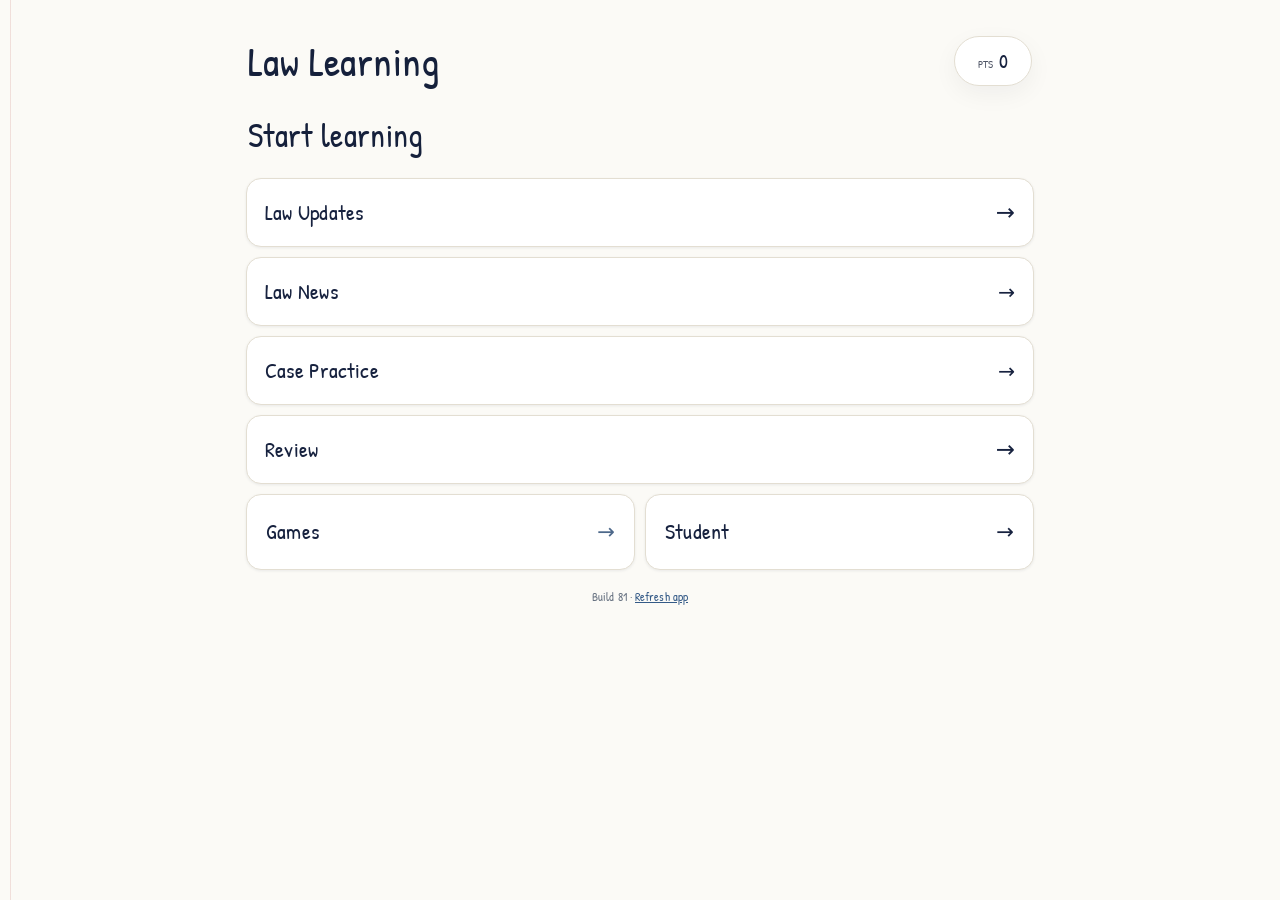
<file: index.html>
<!doctype html>
<html lang="en">
<head>
  <meta charset="utf-8" />
  <meta name="viewport" content="width=device-width, initial-scale=1, viewport-fit=cover" />
  <meta name="theme-color" content="#0d1321" />
  <meta name="color-scheme" content="only light" />
  <meta name="app-version" content="81" />
  <meta name="description" content="Installable mobile law-learning app for legal words, syllabus, exam pattern, old papers and notes." />
  <title>Law Learning</title>
  <link rel="manifest" href="./manifest.webmanifest" />
  <link rel="icon" href="./icon.svg" type="image/svg+xml" />
  <link rel="stylesheet" href="./styles.css?v=42" />
  <link rel="stylesheet" href="./brain-map.css?v=1" />
  <link rel="stylesheet" href="./news.css?v=57" />
  <link rel="stylesheet" href="./readability.css?v=58" />
  <link rel="stylesheet" href="./exam-papers.css?v=59" />
  <link rel="stylesheet" href="./student-menu.css?v=60" />
  <link rel="stylesheet" href="./menu-simple.css?v=61" />
  <link rel="stylesheet" href="./word-game-v62.css?v=62" />
  <link rel="stylesheet" href="./navigation-v63.css?v=63" />
  <link rel="stylesheet" href="./exam-pattern.css?v=64" />
  <link rel="stylesheet" href="./ranks.css?v=65" />
  <link rel="stylesheet" href="./confusing-words.css?v=68" />
  <link rel="stylesheet" href="./torts-path.css?v=79" />
  <link rel="stylesheet" href="./law-notes.css?v=77" />
  <link rel="stylesheet" href="./timelines.css?v=80" />
  <link rel="stylesheet" href="./case-book.css?v=81" />
  <link rel="stylesheet" href="./paper-theme.css?v=75" />
  <script>try{if(JSON.parse(localStorage.getItem("law-learning-theme-v1")||"{}").paper!==false)document.documentElement.classList.add("paper");}catch(e){document.documentElement.classList.add("paper");}</script>
</head>
<body>
  <div class="app-shell">
    <header class="topbar">
      <div class="section-brand">
        <button id="back-home" class="back-btn" type="button" hidden aria-label="Back to home">← Back</button>
        <div>
          <p id="section-kicker" class="eyebrow">3-Year LL.B · Study App</p>
          <h1 id="section-title">Law Learning</h1>
        </div>
      </div>
      <div class="score-pill" aria-label="Learning points">
        <span>PTS</span>
        <strong id="score">0</strong>
      </div>
    </header>

    <main>
      <section id="home-view" class="home-view active">
        <div class="home-intro">
          <h2>Start learning</h2>
        </div>

        <button type="button" class="home-card home-contract-lesson home-law-check" data-open="law-updates">
          <span class="home-contract-body">
            <strong>Law Updates</strong>
          </span>
          <span class="home-arrow">→</span>
        </button>

        <button type="button" class="home-card home-practice-card home-news-card" data-open="news">
          <span class="home-practice-copy"><strong>Law News</strong></span>
          <span class="home-arrow">→</span>
        </button>

        <button type="button" class="home-card home-practice-card" data-open="practice">
          <span class="home-practice-copy"><strong>Case Practice</strong><span id="home-case-count" class="menu-sr-only">75 IRAC cases</span></span>
          <span class="home-arrow">→</span>
        </button>

        <button type="button" class="home-card home-review-card" data-open="review">
          <strong>Review</strong>
          <p id="review-dashboard-count" class="menu-sr-only">Loading your review schedule…</p>
          <span class="home-arrow">→</span>
        </button>

        <div class="home-grid">
          <button class="home-card" data-open="words" type="button"><strong>Games</strong><span class="home-arrow" aria-hidden="true">→</span></button>
          <button class="home-card student-home-card" data-open="student" type="button"><strong>Student</strong><span class="home-arrow" aria-hidden="true">→</span></button>
        </div>
        <p style="font-size:12px;color:#667180;text-align:center;margin:18px 0 6px;">Build 81 · <a href="./refresh.html?build=81" style="color:#345a87;text-decoration:underline;">Refresh app</a></p>
      </section>
      <section id="student-view" class="main-view" aria-label="Student study resources">
        <div class="student-hub">
          <header class="student-hub-heading"><h2>Student</h2></header>
          <h3 class="student-group">Study</h3>
          <nav class="student-hub-grid" aria-label="Study">
            <button class="home-card student-hub-card" type="button" data-open="lawnotes"><strong>Law Notes</strong><span class="student-hub-arrow" aria-hidden="true">→</span></button>
            <button class="home-card student-hub-card" type="button" data-open="cases"><strong>Case Book</strong><span class="student-hub-arrow" aria-hidden="true">→</span></button>
            <button class="home-card student-hub-card" type="button" data-open="timelines"><strong>Timelines</strong><span class="student-hub-arrow" aria-hidden="true">→</span></button>
            <button class="home-card student-hub-card" type="button" data-open="syllabus"><strong>Syllabus</strong><span class="student-hub-arrow" aria-hidden="true">→</span></button>
            <button class="home-card student-hub-card" type="button" data-open="subjects"><strong>Subjects</strong><span class="student-hub-arrow" aria-hidden="true">→</span></button>
            <button id="home-contract-lesson" class="home-card student-hub-card" type="button"><strong>Continue Contract–I</strong><span class="student-hub-arrow" aria-hidden="true">→</span></button>
          </nav>
          <h3 class="student-group">Exams</h3>
          <nav class="student-hub-grid" aria-label="Exams">
            <button class="home-card student-hub-card" type="button" data-open="papers"><strong>Exam Papers &amp; Answers</strong><span class="student-hub-arrow" aria-hidden="true">→</span></button>
            <button class="home-card student-hub-card" type="button" data-open="exam"><strong>Exam Pattern</strong><span class="student-hub-arrow" aria-hidden="true">→</span></button>
          </nav>
          <h3 class="student-group">You and links</h3>
          <nav class="student-hub-grid" aria-label="Profile, settings and links">
            <button class="home-card student-hub-card" type="button" data-open="profile"><strong>Profile</strong><span class="student-hub-arrow" aria-hidden="true">→</span></button>
            <button class="home-card student-hub-card" type="button" data-open="settings"><strong>Settings</strong><span class="student-hub-arrow" aria-hidden="true">→</span></button>
            <button class="home-card student-hub-card" type="button" data-open="links"><strong>Important Links</strong><span class="student-hub-arrow" aria-hidden="true">→</span></button>
          </nav>
        </div>
      </section>

      <section id="lawnotes-view" class="main-view" aria-label="Law Notes"></section>

      <section id="timelines-view" class="main-view" aria-label="Timelines"></section>

      <section id="cases-view" class="main-view" aria-label="Case Book"></section>

      <section id="words-view" class="main-view">
        <div class="section-head compact">
          <div>
            <p class="eyebrow">Legal vocabulary</p>
            <h2>Words</h2>
            <p class="muted">Learn 415 legal and exam words. Browse the cards below, filter by subject, or search a term.</p>
          </div>
        </div>

        <section class="vocab-library" aria-label="Vocabulary card library">
          <div class="vocab-library-head">
            <div>
              <span class="eyebrow">Card library</span>
              <strong id="word-total-label">415 cards</strong>
            </div>
            <span id="word-filter-count" class="card-count-pill">415 shown</span>
          </div>

          <div class="vocab-filter-grid">
            <label class="vocab-filter">
              <span>Search cards</span>
              <input id="card-search" type="search" autocomplete="off" placeholder="Search: mens rea, evaluate, habeas corpus…" />
            </label>
            <label class="vocab-filter">
              <span>Category</span>
              <select id="card-category">
                <option value="All">All categories</option>
              </select>
            </label>
          </div>

          <div id="word-card-grid" class="word-card-grid" aria-live="polite"></div>
        </section>

        <nav class="subtabs word-tabs" aria-label="Word learning modes">
          <button class="word-tab active" data-word-view="learn" type="button">Learn</button>
          <button class="word-tab" data-word-view="compare" type="button">Compare</button>
          <button class="word-tab" data-word-view="quiz" type="button">Quiz</button>
          <button class="word-tab" data-word-view="examples" type="button">Examples</button>
        </nav>

        <div class="word-selector">
          <button id="prev-word" class="circle-btn" type="button" aria-label="Previous word">←</button>
          <label class="word-select-wrap">
            <span>Current word · 415 total</span>
            <select id="word-select"></select>
          </label>
          <button id="next-word" class="circle-btn" type="button" aria-label="Next word">→</button>
        </div>

        <label class="word-search-wrap" for="word-search">
          <span>Search all 415 words</span>
          <input id="word-search" list="word-search-list" type="search" autocomplete="off" placeholder="Try: critically examine, mens rea, habeas corpus…" />
          <datalist id="word-search-list"></datalist>
        </label>

        <section id="learn-panel" class="word-panel active">
          <article class="hero-word-card">
            <div class="word-card-top">
              <div>
                <p class="eyebrow">Legal word</p>
                <h3 id="word-title">Affidavit</h3>
              </div>
              <button id="speak-word" class="voice-btn" type="button" aria-label="Hear word pronunciation">
                <span class="speaker-icon">◖)))</span>
                <span>Listen</span>
              </button>
            </div>

            <div class="pronunciation-row">
              <span>Pronounce</span>
              <strong id="pronunciation">uh-FUH-duh-vit</strong>
              <button id="speak-slow" class="mini-btn" type="button">Slow</button>
            </div>

            <div class="learn-switcher" role="tablist" aria-label="Word explanation sections">
              <button class="learn-choice active" data-learn-target="definition" type="button" aria-expanded="true">
                <span class="learn-choice-copy">
                  <strong>Definition</strong>
                  <small>Exact legal meaning</small>
                </span>
                <span class="learn-choice-icon">−</span>
              </button>
              <div id="definition-learn-box" class="learn-box active">
                <p class="detail-label">Legal definition</p>
                <p id="word-definition" class="lead-copy"></p>
                <div class="memory-line">
                  <span>Remember it as</span>
                  <strong id="memory-hook"></strong>
                </div>
              </div>

              <button class="learn-choice" data-learn-target="deep" type="button" aria-expanded="false">
                <span class="learn-choice-copy">
                  <strong>Deep Learn</strong>
                  <small>Explain in simple English</small>
                </span>
                <span class="learn-choice-icon">+</span>
              </button>
              <div id="deep-learn-box" class="learn-box">
                <p class="detail-label">Explain it like I am new to legal English</p>
                <p id="deep-meaning" class="lead-copy"></p>
                <div class="plain-box">
                  <span>In daily words</span>
                  <p id="daily-words"></p>
                </div>
              </div>

              <button class="learn-choice" data-learn-target="kannada" type="button" aria-expanded="false">
                <span class="learn-choice-copy">
                  <strong>Kannada Version</strong>
                  <small>ಅರ್ಥ + ಸರಳ ವಿವರಣೆ + ವಾಕ್ಯ</small>
                </span>
                <span class="learn-choice-icon">+</span>
              </button>
              <div id="kannada-learn-box" class="learn-box">
                <p class="detail-label">Kannada study aid</p>
                <h4 id="kannada-meaning" class="kannada-title" lang="kn"></h4>
                <p id="kannada-explain" class="kannada-copy" lang="kn"></p>
                <div class="plain-box">
                  <span>ವಾಕ್ಯ / Sentence</span>
                  <p id="kannada-sentence" lang="kn"></p>
                </div>
              </div>
            </div>
          </article>

          <div class="learning-actions">
            <button id="mark-hard" class="btn secondary" type="button">Needs revision</button>
            <button id="mark-known" class="btn primary" type="button">I know this · +10</button>
          </div>

          <div class="progress-card">
            <div>
              <span>Learned</span>
              <strong id="learned-count">0</strong>
            </div>
            <div>
              <span>Revision</span>
              <strong id="difficult-count">0</strong>
            </div>
            <div>
              <span>Streak</span>
              <strong id="streak-count">0</strong>
            </div>
          </div>
        </section>

        <section id="compare-panel" class="word-panel">
          <article class="content-card">
            <p class="eyebrow">Do not confuse these</p>
            <div class="compare-head">
              <h3 id="compare-a"></h3>
              <span>vs</span>
              <h3 id="compare-b"></h3>
            </div>
            <div class="compare-grid">
              <div class="compare-side">
                <span id="compare-a-label"></span>
                <p id="compare-a-text"></p>
              </div>
              <div class="compare-side">
                <span id="compare-b-label"></span>
                <p id="compare-b-text"></p>
              </div>
            </div>
            <div class="plain-box">
              <span>Quick difference</span>
              <p id="compare-rule"></p>
            </div>
          </article>
        </section>

        <section id="quiz-panel" class="word-panel">
          <article class="content-card quiz-card">
            <p class="eyebrow">Quick check</p>
            <h3 id="quiz-question"></h3>
            <div id="quiz-options" class="quiz-options"></div>
            <div id="quiz-feedback" class="quiz-feedback" hidden></div>
            <button id="next-quiz" class="btn primary full" type="button" hidden>Next question</button>
          </article>
        </section>

        <section id="examples-panel" class="word-panel">
          <div class="section-head compact">
            <p class="eyebrow">Use in context</p>
            <h3 id="examples-title"></h3>
          </div>
          <div id="examples-list" class="stack"></div>
        </section>
      </section>

      <section id="law-updates-view" class="main-view">
        <div id="law-updates-root"></div>
      </section>

      <section id="news-view" class="main-view" aria-label="Legal news feed">
        <div id="news-root"></div>
      </section>

      <section id="practice-view" class="main-view">
        <div id="practice-root"></div>
      </section>

      <section id="review-view" class="main-view">
        <div id="review-root"></div>
      </section>

      <section id="syllabus-view" class="main-view">
        <div class="section-head">
          <p class="eyebrow">KSLU · 3-Year LL.B · Semester I</p>
          <h2>First Semester Syllabus</h2>
          <p class="muted">Tap a subject, then tap a unit. Only Semester I from your KSLU syllabus is shown here.</p>
        </div>

        <div id="syllabus-detail" class="syllabus-detail"></div>
      </section>

      <section id="exam-view" class="main-view">
        <div class="section-head">
          <h2>Exam Pattern</h2>
          <p class="muted">KSLU Semester I paper format and the topics asked most often.</p>
        </div>
      </section>

      <section id="subjects-view" class="main-view"><div id="subject-library"></div></section>

      <section id="brainmap-view" class="main-view"><div class="content-card" style="padding:20px"><h2>Brain Map</h2><p>Open the complete Negligence concept map with expandable branches.</p><a href="./brain-map.html" class="btn primary" style="display:inline-block;text-decoration:none">Open Brain Map →</a></div></section>

      <section id="papers-view" class="main-view">
        <div class="section-head">
          <p class="eyebrow">Previous year questions</p>
          <h2>Old Papers</h2>
          <p class="muted">Choose your subject. Browse authentic scanned-paper archives or practise detailed, cited 10-mark model answers.</p>
        </div>

        <div class="paper-toolbar">
          <label><span>Subject</span><select id="subject-filter"></select></label>
          <label><span>Paper</span><select id="paper-filter"></select></label>
        </div>

        <div class="notice">
          <strong>Real papers still need to be imported</strong>
          <p>The cards below are starter practice examples only. Send your previous-year PDFs/images and I can replace them with the real paper bank.</p>
        </div>
        <div id="question-list" class="stack"></div>
      </section>

      <section id="profile-view" class="main-view"><div id="profile-root"></div></section>
      <section id="settings-view" class="main-view"><div id="settings-root"></div></section>

      <section id="notes-view" class="main-view">
        <div class="section-head">
          <p class="eyebrow">Your study space</p>
          <h2>Notes</h2>
          <p class="muted">Quick notes are stored on this device. Use them while reading words, syllabus or papers.</p>
        </div>

        <article class="content-card">
          <label class="notes-label" for="notes-area">My law notes</label>
          <textarea id="notes-area" rows="16" placeholder="Example: Affidavit — remember that it is a sworn written statement..."></textarea>
          <div class="notes-footer">
            <span id="notes-status">Saved locally on this device</span>
            <button id="clear-notes" class="text-btn" type="button">Clear notes</button>
          </div>
        </article>
      </section>

      <section id="links-view" class="main-view">
        <div class="section-head">
          <p class="eyebrow">Karnataka · Official resources</p>
          <h2>Important Links</h2>
          <p class="muted">Primary sources first. Use these for university notices, judgments, case status, statutes, professional rules and future enrolment/AIBE work.</p>
        </div>

        <div class="link-stack">
          <a class="resource-card" href="https://kslu.karnataka.gov.in/" target="_blank" rel="noopener">
            <div><span>University</span><strong>Karnataka State Law University</strong><p>Syllabus, notifications, examinations and university updates.</p></div><b>↗</b>
          </a>
          <a class="resource-card" href="https://judiciary.karnataka.gov.in/" target="_blank" rel="noopener">
            <div><span>Courts</span><strong>High Court of Karnataka</strong><p>Judgments, orders, cause lists, case status, notifications and court services.</p></div><b>↗</b>
          </a>
          <a class="resource-card" href="https://services.ecourts.gov.in/ecourtindia_v6/" target="_blank" rel="noopener">
            <div><span>Case research</span><strong>eCourts Services</strong><p>District and subordinate court case status, orders and CNR search.</p></div><b>↗</b>
          </a>
          <a class="resource-card" href="https://ksbc.org.in/" target="_blank" rel="noopener">
            <div><span>Profession</span><strong>Karnataka State Bar Council</strong><p>Enrolment, advocate information, rules, notices and professional updates.</p></div><b>↗</b>
          </a>
          <a class="resource-card" href="https://kslsa.kar.nic.in/" target="_blank" rel="noopener">
            <div><span>Legal aid</span><strong>Karnataka State Legal Services Authority</strong><p>Legal aid, Lok Adalat and access-to-justice resources.</p></div><b>↗</b>
          </a>
          <a class="resource-card" href="https://www.indiacode.nic.in/" target="_blank" rel="noopener">
            <div><span>Bare Acts</span><strong>India Code</strong><p>Central Acts, sections, rules, regulations, notifications and subordinate legislation.</p></div><b>↗</b>
          </a>
          <a class="resource-card" href="https://www.sci.gov.in/" target="_blank" rel="noopener">
            <div><span>Judgments</span><strong>Supreme Court of India</strong><p>Judgments, orders, case status, cause lists and court publications.</p></div><b>↗</b>
          </a>
          <a class="resource-card" href="https://kla.kar.nic.in/" target="_blank" rel="noopener">
            <div><span>State lawmaking</span><strong>Karnataka Legislature</strong><p>Bills, debates, legislation, committee material and Assembly information.</p></div><b>↗</b>
          </a>
          <a class="resource-card" href="https://erajyapatra.karnataka.gov.in/" target="_blank" rel="noopener">
            <div><span>Official publications</span><strong>Karnataka e-Gazette</strong><p>Official Karnataka Gazette notifications and publications.</p></div><b>↗</b>
          </a>
          <a class="resource-card" href="https://www.barcouncilofindia.org/" target="_blank" rel="noopener">
            <div><span>Legal education</span><strong>Bar Council of India</strong><p>Professional standards, legal-education rules and advocate regulation.</p></div><b>↗</b>
          </a>
          <a class="resource-card" href="https://www.allindiabarexamination.com/" target="_blank" rel="noopener">
            <div><span>Future qualification</span><strong>All India Bar Examination</strong><p>AIBE notifications, registration, syllabus and result information.</p></div><b>↗</b>
          </a>
        </div>
      </section>
    </main>
  </div>

  <script src="./exam-words-1.js"></script>
  <script src="./exam-words-2.js"></script>
  <script src="./exam-words-3.js"></script>
  <script src="./exam-words-4.js"></script>
  <script src="./app-core.js?v=63"></script>
  <script src="./advanced-english-words.js?v=58"></script>
  <script src="./app.js?v=58"></script>
  <script src="./points-core.js?v=65"></script>
  <script src="./legacy-study-ui.js?v=35"></script>
  <script src="./word-experience.js?v=62"></script>
  <script src="./content-ledger.js?v=46"></script>
  <script src="./contract-unit1-data.js?v=36"></script>
  <script src="./contract-unit2-data.js?v=37"></script>
  <script src="./contract-unit3-data.js?v=38"></script>
  <script src="./contract-unit4-data.js?v=39"></script>
  <script src="./contract-unit5-data.js?v=40"></script>
  <script src="./review-core.js?v=41"></script>
  <script src="./contract-unit1-ui.js?v=41"></script>
  <script src="./syllabus-flow.js?v=63"></script>
  <script src="./subjects-library.js?v=32"></script>
  <!-- The standalone Brain Map is opened from its own page. -->
  <script src="./comparison-guide.js?v=62"></script>
  <script src="./game-rounds.js?v=70"></script>
  <script src="./confusing-words-data.js?v=66"></script>
  <script src="./confusing-words.js?v=70"></script>
  <script src="./marriage-law-data.js?v=70"></script>
  <script src="./marriage-law-game.js?v=70"></script>
  <script src="./torts-path-data.js?v=78"></script>
  <script src="./torts-path-game.js?v=79"></script>
  <script src="./law-notes-view.js?v=77"></script>
  <script src="./timelines-data.js?v=80"></script>
  <script src="./timelines-view.js?v=80"></script>
  <script src="./cases-data.js?v=81"></script>
  <script src="./cases-data-2.js?v=81"></script>
  <script src="./case-words-data.js?v=81"></script>
  <script src="./past-paper-data.js?v=25"></script>
  <script src="./past-paper-models-1.js?v=59"></script>
  <script src="./past-paper-models-2.js?v=59"></script>
  <script src="./past-paper-view.js?v=59"></script>
  <script src="./kslu-paper-analysis.js?v=64"></script>
  <script src="./exam-pattern.js?v=64"></script>
  <script src="./case-review-core.js?v=55"></script>
  <script src="./backup-core.js?v=53"></script>
  <script src="./profile-local.js?v=53"></script>
  <script src="./settings-view-v63.js?v=63"></script>
  <script src="./firebase-config.js?v=65"></script>
  <script src="./ranks-view.js?v=65"></script>
  <script src="./paper-theme.js?v=71"></script>
  <script src="./review-view.js?v=41"></script>
  <script src="./case-practice-data.js?v=42"></script>
  <script src="./torts-case-practice-data.js?v=47"></script>
  <script src="./bns-case-practice-data.js?v=48"></script>
  <script src="./constitution-case-practice-data.js?v=51"></script>
  <script src="./hindu-case-practice-data.js?v=52"></script>
  <script src="./case-practice-core.js?v=54"></script>
  <script src="./case-transfer-data.js?v=52"></script>
  <script src="./case-transfer-core.js?v=52"></script>
  <script src="./case-practice-view.js?v=55"></script>
  <script src="./legal-accuracy-data.js?v=46"></script>
  <script src="./legal-accuracy-core.js?v=46"></script>
  <script src="./legal-accuracy-view.js?v=63"></script>
  <script src="./news-feed.js?v=57"></script>
  <script src="./case-book.js?v=81"></script>
</body>
</html>
</file>
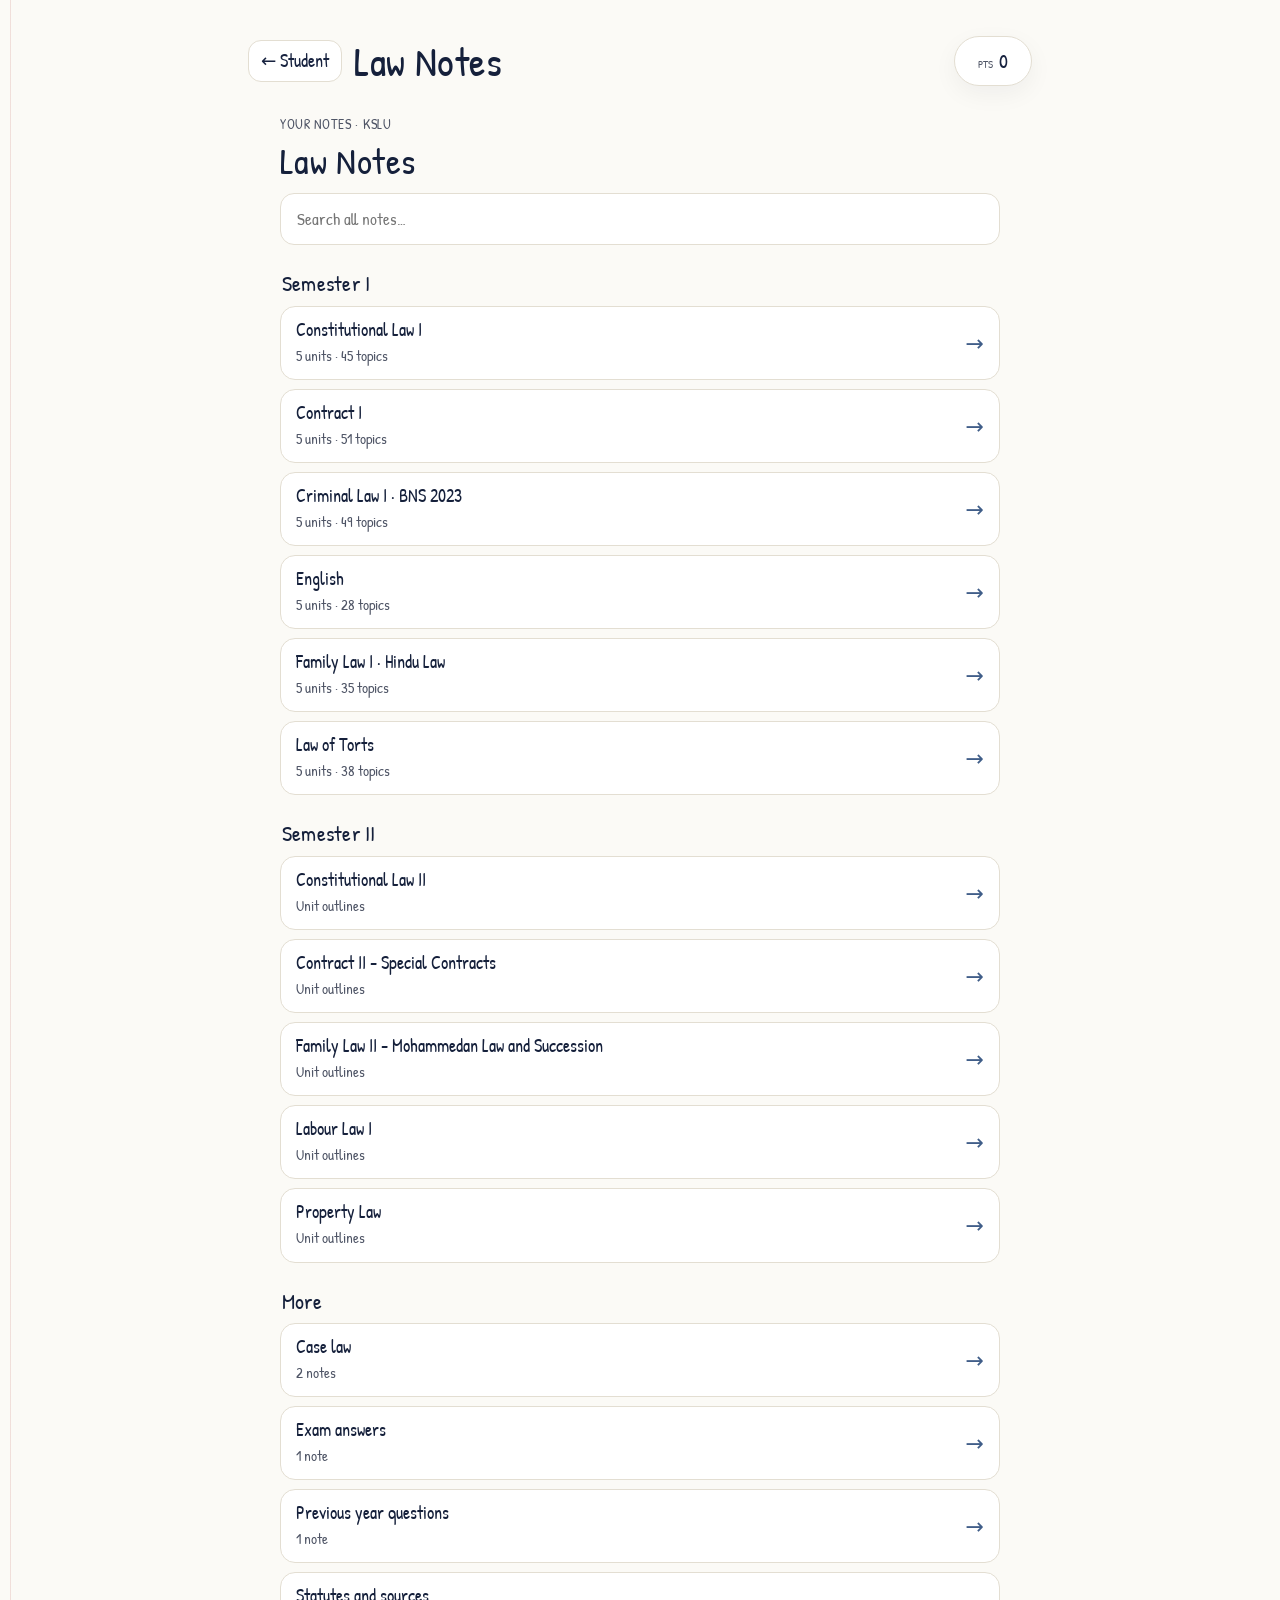
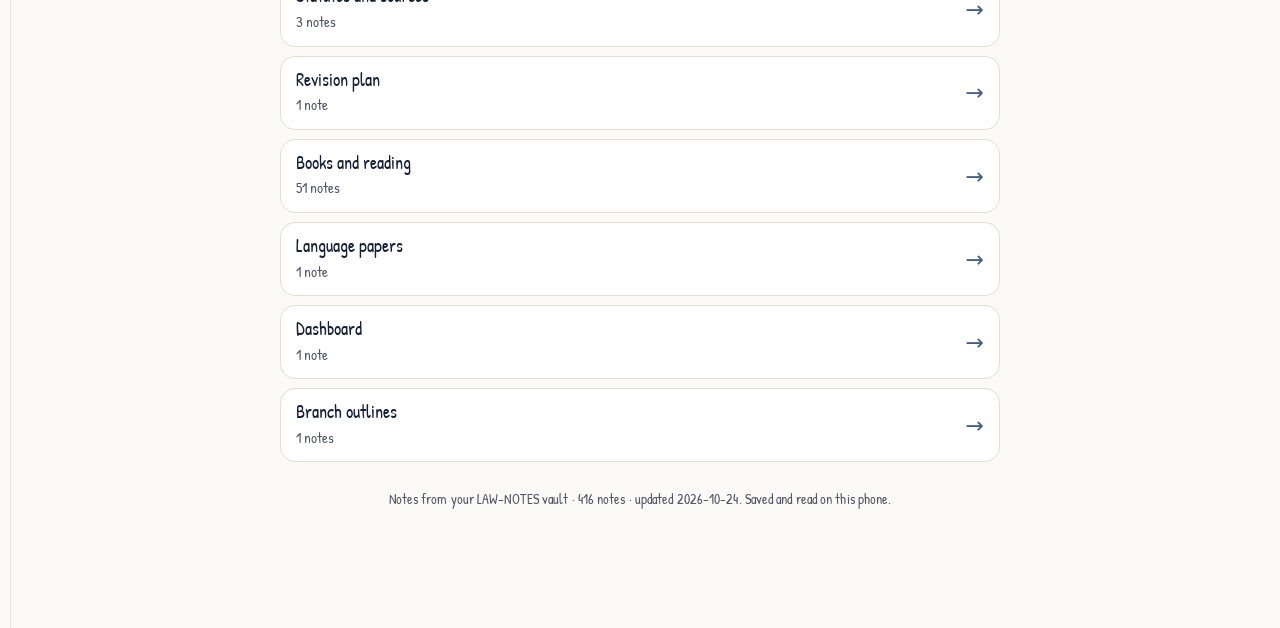
<file: reader/index.html>
<!doctype html>
<html lang="en">
<head>
  <meta charset="utf-8" />
  <meta name="viewport" content="width=device-width, initial-scale=1" />
  <title>Law Notes</title>
  <meta name="robots" content="noindex" />
  <script>
    /* Law Notes now live inside the main app. Old links (?file=… and ?map=1) keep working. */
    (function(){
      var q=new URLSearchParams(location.search),p=new URLSearchParams();
      if(q.get("file"))p.set("file",q.get("file"));
      if(q.get("map")==="1")p.set("map","1");
      var s=p.toString();
      location.replace("../#lawnotes"+(s?"?"+s:""));
    })();
  </script>
</head>
<body>
  <p>Law Notes have moved into the app. <a href="../#lawnotes">Open Law Notes</a>.</p>
</body>
</html>
</file>
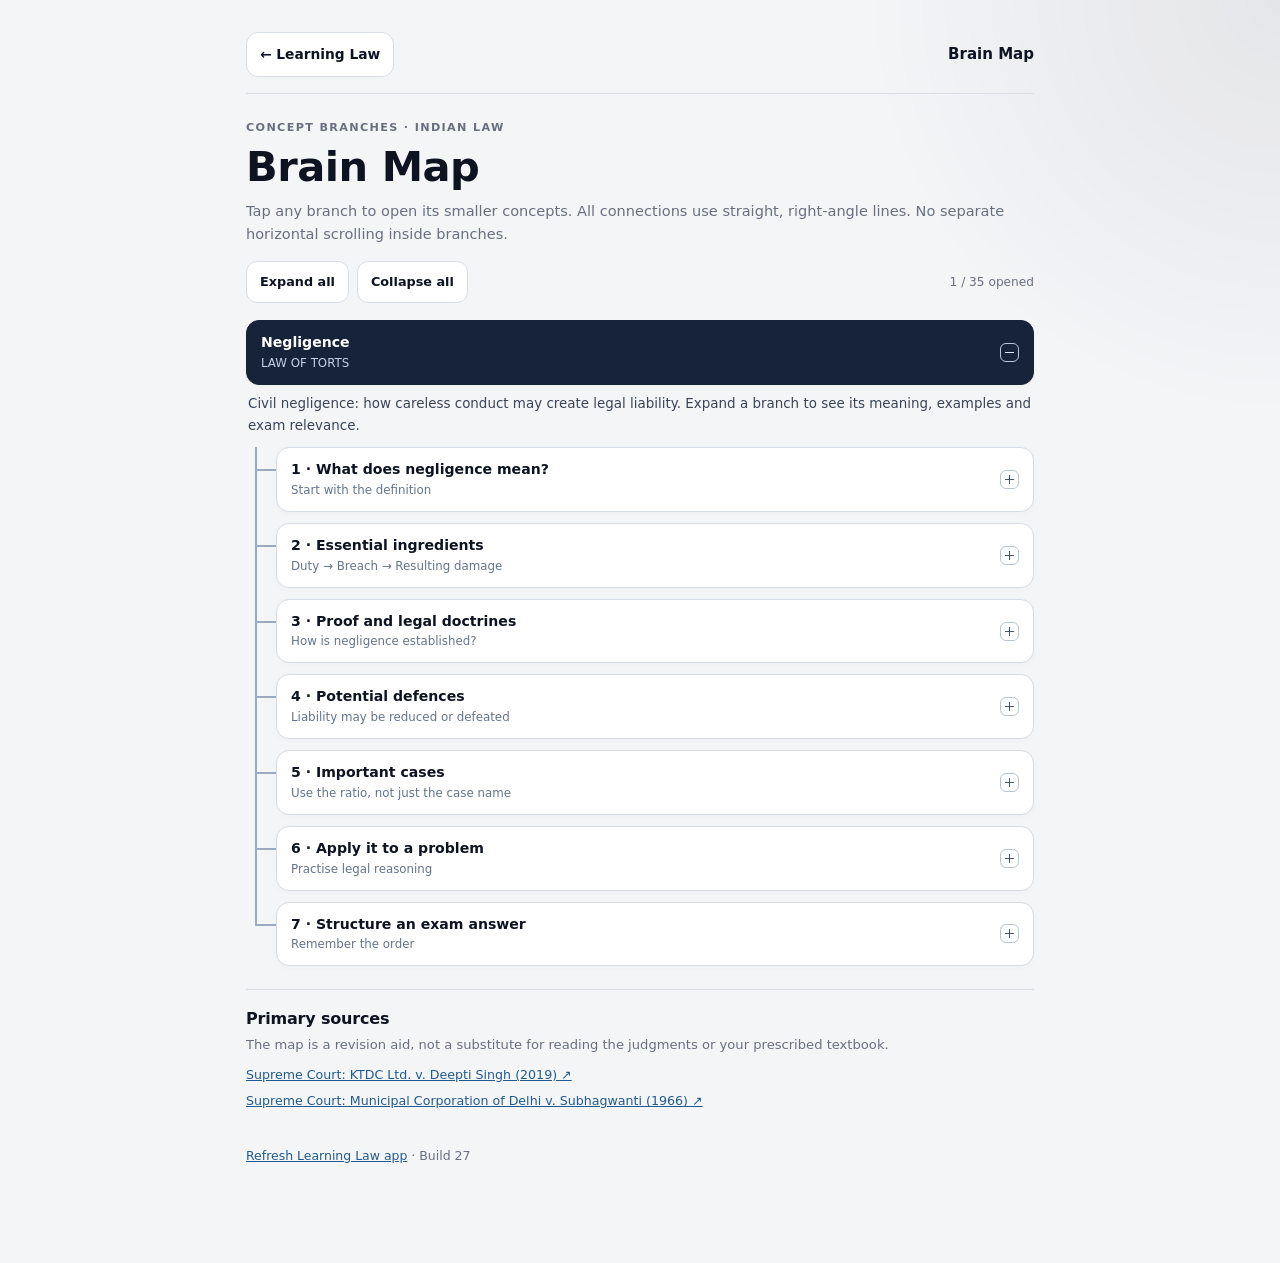
<file: brain-map.html>
<!doctype html>
<html lang="en">
<head>
  <meta charset="utf-8" />
  <meta name="viewport" content="width=device-width,initial-scale=1,viewport-fit=cover"/>
  <meta name="theme-color" content="#0d1321" />
  <meta name="description" content="Interactive Law of Torts concept branches in Learning Law"/>
  <title>Brain Map · Learning Law</title>
  <link rel="stylesheet" href="./styles.css?v=14" />
  <link rel="stylesheet" href="./brain-map.css?v=1" />
  <style>
    body { min-height: 100vh; }
    .bm-page-head { display:flex;align-items:center;gap:12px;flex-wrap:wrap;margin:0 0 25px;padding:4px 0 16px;border-bottom:1px solid var(--line); }
    .bm-page-head a { text-decoration:none;color:var(--text);background:#fff;border:1px solid var(--line);border-radius:12px;padding:11px 13px;font-size:.86rem;font-weight:750; }
    .bm-page-head strong { margin-left:auto;font-size:.94rem; }
    .bm-page-foot { padding:28px 0;color:var(--muted);font-size:.78rem; }
    .bm-page-foot a { color:#225b91; }
  </style>
</head>
<body>
  <div class="app-shell">
    <nav class="bm-page-head" aria-label="Brain Map navigation">
      <a href="./index.html?build=27#home">← Learning Law</a>
      <strong>Brain Map</strong>
    </nav>
    <main id="brain-map-panel">
      <h1>Brain Map · Negligence</h1>
      <p>Loading your law concept branches…</p>
    </main>
    <footer class="bm-page-foot">
      <a href="./refresh.html?build=27">Refresh Learning Law app</a> · Build 27
    </footer>
  </div>
  <script>
    document.getElementById("brain-map-panel").replaceChildren();
  </script>
  <script src="./brain-map.js?v=1"></script>
</body>
</html>
</file>
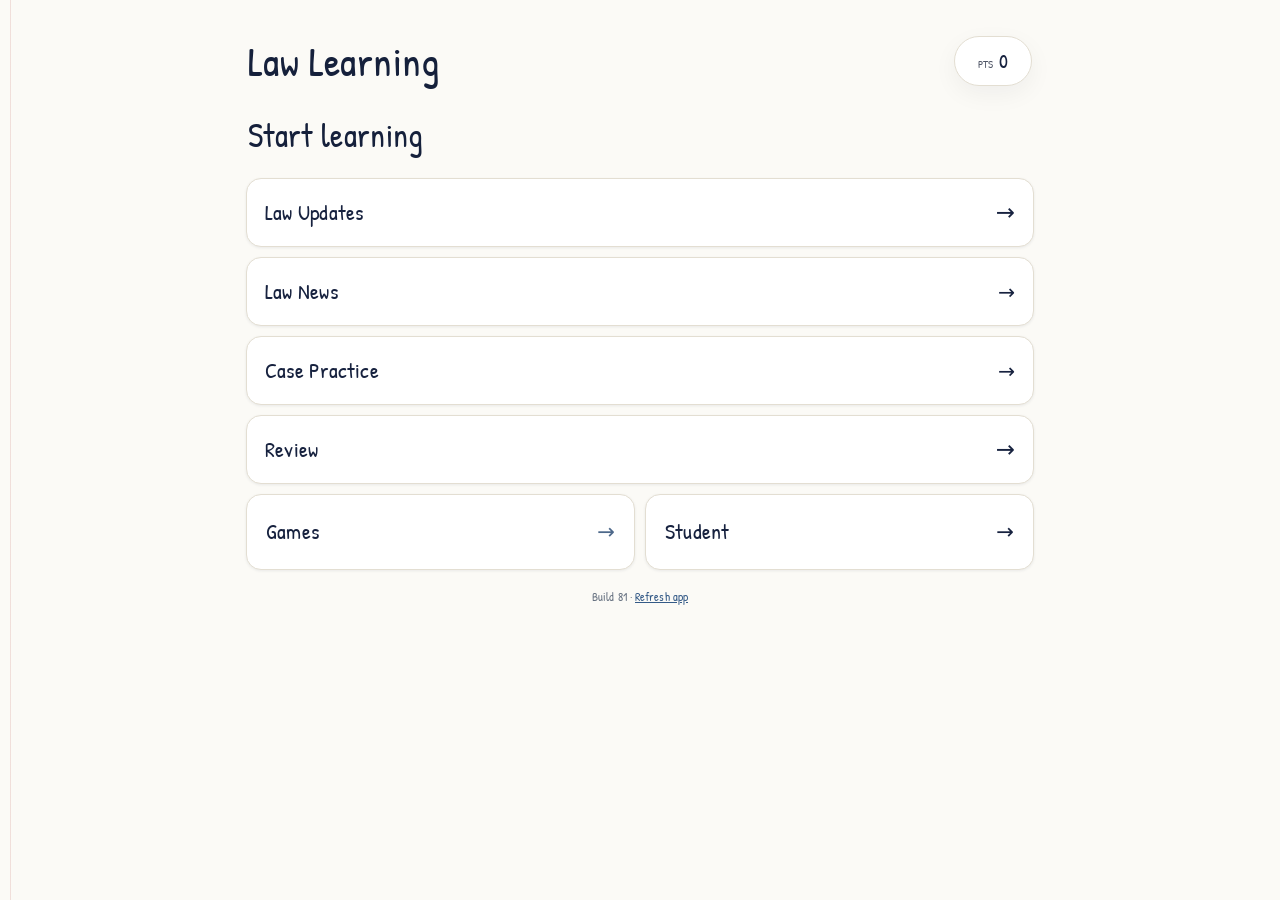
<file: refresh.html>
<!doctype html>
<html lang="en">
<head>
<meta charset="utf-8">
<meta name="viewport" content="width=device-width,initial-scale=1,viewport-fit=cover">
<meta name="robots" content="noindex">
<meta name="theme-color" content="#0d1321">
<title>Refresh Law Learning</title>
<style>
:root{color-scheme:light}body{font-family:system-ui,-apple-system,sans-serif;background:#f4f5f7;color:#0d1321;margin:0;min-height:100vh;display:grid;place-items:center;padding:20px;box-sizing:border-box}
main{max-width:470px;background:white;border:1px solid #d8dde4;border-radius:18px;padding:26px;box-shadow:0 15px 45px #0d132118;width:100%;box-sizing:border-box}
h1{font-size:1.4rem;margin:0 0 8px}p{font-size:.95rem;line-height:1.65;color:#667180}
small{display:block;color:#667180;margin-top:15px}button{border:0;background:#0d1321;color:white;font:inherit;font-weight:700;border-radius:11px;padding:13px 16px;width:100%;cursor:pointer}
a{color:#22568b}#progress{word-break:break-word}
</style>
</head>
<body>
<main>
<h1>Updating Law Learning</h1>
<p id="progress" role="status" aria-live="polite">Clearing outdated app files while preserving your scores, notes and revision list…</p>
<button id="retry" type="button" hidden>Try again</button>
<small>Build 55 · Only cached files are cleared. Your saved learning progress is not erased.</small>
</main>
<script>
(function(){
"use strict";
var status=document.getElementById("progress"),retry=document.getElementById("retry"),running=false;
async function refresh(){
if(running)return;running=true;retry.hidden=true;
try{
 var registrationList=("serviceWorker" in navigator)?await navigator.serviceWorker.getRegistrations():[];
 var pageBase=new URL("./",location.href).pathname;
 var owned=registrationList.filter(function(r){return new URL(r.scope).pathname.startsWith(pageBase);});
 status.textContent="Removing old offline app version…";
 await Promise.all(owned.map(function(r){return r.unregister();}));
 if("caches" in window){
   var all=await caches.keys();
   await Promise.all(all.filter(function(key){return key.indexOf("law-learning-")===0;}).map(function(k){return caches.delete(k);}));
 }
 status.textContent="Loading the updated website…";
 location.replace("./index.html?build=55&refresh="+Date.now()+"#home");
}catch(error){
 status.textContent="Automatic refresh did not finish. You can try again or open the website in a private tab. "+String(error&&error.message||"");
 retry.hidden=false;running=false;
}
}
retry.addEventListener("click",refresh);
refresh();
})();
</script>
</body>
</html>
</file>
<file: styles.css>
:root {
  --bg: #f4f5f7;
  --surface: #ffffff;
  --surface-2: #eef1f4;
  --text: #0d1321;
  --muted: #687080;
  --line: #d9dee6;
  --accent: #0d1321;
  --good: #155e3b;
  --soft-good: #eaf6ef;
  --soft-warn: #fff7e8;
  --radius: 22px;
  --shadow: 0 18px 50px rgba(13, 19, 33, .08);
}

* { box-sizing: border-box; }

html {
  min-height: 100%;
  background: var(--bg);
  color: var(--text);
  font-family: Inter, ui-sans-serif, system-ui, -apple-system, BlinkMacSystemFont, "Segoe UI", sans-serif;
  -webkit-tap-highlight-color: transparent;
}

body {
  margin: 0;
  min-height: 100vh;
  background:
    radial-gradient(circle at 100% 0%, rgba(13,19,33,.07), transparent 26rem),
    var(--bg);
}

button, select, textarea { font: inherit; }
button { cursor: pointer; }

.app-shell {
  width: min(100%, 820px);
  min-height: 100vh;
  margin: 0 auto;
  padding: 18px 16px 70px;
}

.topbar {
  display: flex;
  align-items: center;
  justify-content: space-between;
  gap: 18px;
  padding: 8px 2px 16px;
}

h1, h2, h3, h4, p { margin-top: 0; }
h1 { margin-bottom: 0; font-size: clamp(1.45rem, 5vw, 2rem); letter-spacing: -.045em; }
h2 { margin-bottom: 8px; font-size: clamp(1.8rem, 7vw, 2.6rem); letter-spacing: -.055em; }
h3 { letter-spacing: -.035em; }

.eyebrow {
  margin-bottom: 5px;
  color: var(--muted);
  font-size: .7rem;
  font-weight: 850;
  letter-spacing: .12em;
  text-transform: uppercase;
}

.muted { color: var(--muted); line-height: 1.6; }

.score-pill {
  min-width: 78px;
  padding: 9px 14px;
  display: flex;
  align-items: baseline;
  justify-content: center;
  gap: 6px;
  border: 1px solid var(--line);
  border-radius: 999px;
  background: var(--surface);
  box-shadow: 0 8px 25px rgba(13,19,33,.05);
}

.score-pill span { color: var(--muted); font-size: .63rem; font-weight: 850; }
.score-pill strong { font-size: 1.15rem; }

.main-tabs {
  position: sticky;
  top: 0;
  z-index: 30;
  display: grid;
  grid-template-columns: repeat(5, minmax(0,1fr));
  gap: 5px;
  padding: 6px;
  margin-bottom: 26px;
  border: 1px solid var(--line);
  border-radius: 18px;
  background: rgba(255,255,255,.92);
  box-shadow: 0 10px 30px rgba(13,19,33,.06);
  backdrop-filter: blur(15px);
}

.main-tab {
  min-height: 48px;
  padding: 6px 4px;
  border: 0;
  border-radius: 12px;
  background: transparent;
  color: var(--muted);
  font-size: clamp(.62rem, 2.6vw, .78rem);
  font-weight: 850;
  line-height: 1.15;
}

.main-tab.active { background: var(--text); color: white; }

.main-view, .word-panel, .learn-detail { display: none; }
.main-view.active, .word-panel.active, .learn-detail.active { display: block; animation: rise .18s ease; }

@keyframes rise {
  from { opacity: 0; transform: translateY(6px); }
  to { opacity: 1; transform: translateY(0); }
}

.section-head { margin-bottom: 18px; }
.section-head.compact { margin-bottom: 13px; }

.subtabs {
  display: grid;
  grid-template-columns: repeat(4, minmax(0,1fr));
  gap: 6px;
  margin-bottom: 14px;
  padding: 5px;
  border: 1px solid var(--line);
  border-radius: 16px;
  background: var(--surface);
}

.word-tab, .mini-tab {
  border: 0;
  background: transparent;
  color: var(--muted);
  font-weight: 800;
}

.word-tab {
  min-height: 44px;
  border-radius: 11px;
  font-size: .79rem;
}

.word-tab.active, .mini-tab.active { background: var(--text); color: white; }

.word-selector {
  display: grid;
  grid-template-columns: 46px 1fr 46px;
  gap: 8px;
  align-items: end;
  margin-bottom: 14px;
}

.circle-btn {
  height: 46px;
  border: 1px solid var(--line);
  border-radius: 14px;
  background: var(--surface);
  color: var(--text);
  font-size: 1.1rem;
  font-weight: 900;
}

.word-select-wrap span,
.paper-toolbar label span {
  display: block;
  margin: 0 0 5px 3px;
  color: var(--muted);
  font-size: .69rem;
  font-weight: 850;
}

select {
  width: 100%;
  min-height: 46px;
  padding: 0 12px;
  border: 1px solid var(--line);
  border-radius: 13px;
  background: var(--surface);
  color: var(--text);
}

.hero-word-card,
.content-card,
.subject-card,
.question-card,
.progress-card,
.notice {
  border: 1px solid var(--line);
  border-radius: var(--radius);
  background: var(--surface);
}

.hero-word-card {
  padding: 20px;
  box-shadow: var(--shadow);
}

.word-card-top {
  display: flex;
  align-items: flex-start;
  justify-content: space-between;
  gap: 16px;
}

.word-card-top h3 {
  margin-bottom: 0;
  font-family: Georgia, "Times New Roman", serif;
  font-size: clamp(2.2rem, 10vw, 4.4rem);
  font-weight: 500;
  line-height: 1.02;
}

.voice-btn {
  flex: 0 0 auto;
  min-width: 82px;
  padding: 10px 12px;
  border: 1px solid var(--line);
  border-radius: 15px;
  background: var(--surface-2);
  color: var(--text);
  font-size: .75rem;
  font-weight: 850;
}

.speaker-icon { display: block; margin-bottom: 4px; font-size: 1rem; letter-spacing: -3px; }

.pronunciation-row {
  display: flex;
  align-items: center;
  gap: 8px;
  margin: 20px 0 16px;
  padding: 12px 13px;
  border-radius: 14px;
  background: var(--surface-2);
}

.pronunciation-row > span {
  color: var(--muted);
  font-size: .7rem;
  font-weight: 800;
  text-transform: uppercase;
}

.pronunciation-row strong {
  flex: 1;
  font-size: .95rem;
  letter-spacing: .02em;
}

.mini-btn {
  border: 0;
  border-radius: 10px;
  padding: 7px 9px;
  background: white;
  color: var(--text);
  font-size: .7rem;
  font-weight: 850;
}

.mini-tabs {
  display: grid;
  grid-template-columns: 1fr 1fr 1.25fr;
  gap: 5px;
  margin: 0 -3px 18px;
  padding: 4px;
  border-radius: 14px;
  background: var(--surface-2);
}

.mini-tab {
  min-height: 40px;
  padding: 5px;
  border-radius: 10px;
  font-size: .72rem;
}

.learn-detail { min-height: 220px; }

.detail-label {
  margin-bottom: 9px;
  color: var(--muted);
  font-size: .72rem;
  font-weight: 850;
  text-transform: uppercase;
  letter-spacing: .08em;
}

.lead-copy {
  margin-bottom: 18px;
  font-size: 1.08rem;
  line-height: 1.72;
}

.memory-line {
  padding: 13px 14px;
  border-left: 4px solid var(--text);
  background: var(--surface-2);
  border-radius: 0 12px 12px 0;
}

.memory-line span,
.plain-box span {
  display: block;
  margin-bottom: 5px;
  color: var(--muted);
  font-size: .7rem;
  font-weight: 850;
  text-transform: uppercase;
  letter-spacing: .06em;
}

.memory-line strong { font-size: .92rem; }

.plain-box {
  margin-top: 14px;
  padding: 14px;
  border-radius: 15px;
  background: var(--surface-2);
}

.plain-box p { margin: 0; line-height: 1.65; }

.kannada-title {
  margin-bottom: 10px;
  font-size: 1.45rem;
  line-height: 1.5;
}

.kannada-copy {
  margin-bottom: 14px;
  font-size: 1.02rem;
  line-height: 1.85;
}

.learning-actions {
  display: grid;
  grid-template-columns: 1fr 1fr;
  gap: 9px;
  margin-top: 12px;
}

.btn {
  min-height: 52px;
  padding: 11px 12px;
  border-radius: 15px;
  border: 1px solid var(--accent);
  font-weight: 850;
}

.btn.primary { background: var(--accent); color: white; }
.btn.secondary { background: var(--surface); color: var(--text); border-color: var(--line); }
.btn.full { width: 100%; margin-top: 12px; }

.progress-card {
  display: grid;
  grid-template-columns: repeat(3, 1fr);
  margin-top: 12px;
  overflow: hidden;
}

.progress-card div { padding: 13px 10px; text-align: center; }
.progress-card div + div { border-left: 1px solid var(--line); }
.progress-card span { display: block; color: var(--muted); font-size: .67rem; }
.progress-card strong { display: block; margin-top: 3px; font-size: 1.2rem; }

.content-card, .subject-card, .question-card, .notice { padding: 18px; }
.content-card p, .subject-card p, .question-card p { color: var(--muted); line-height: 1.6; }

.compare-head {
  display: grid;
  grid-template-columns: 1fr auto 1fr;
  gap: 10px;
  align-items: center;
  margin: 16px 0;
}

.compare-head h3 { margin: 0; text-align: center; font-size: 1.35rem; }
.compare-head > span { color: var(--muted); font-size: .7rem; font-weight: 900; text-transform: uppercase; }

.compare-grid { display: grid; grid-template-columns: 1fr 1fr; gap: 9px; }

.compare-side {
  padding: 14px;
  border-radius: 15px;
  background: var(--surface-2);
}

.compare-side span {
  display: block;
  margin-bottom: 7px;
  font-weight: 900;
}

.compare-side p { margin: 0; font-size: .9rem; }

.quiz-card h3 { font-size: 1.22rem; line-height: 1.45; }
.quiz-options { display: grid; gap: 9px; margin-top: 16px; }

.quiz-option {
  width: 100%;
  min-height: 52px;
  padding: 12px 14px;
  text-align: left;
  border: 1px solid var(--line);
  border-radius: 14px;
  background: var(--surface);
  color: var(--text);
  font-weight: 720;
}

.quiz-option.correct { border-color: #83c7a1; background: var(--soft-good); }
.quiz-option.wrong { border-color: #e6b6aa; background: #fff0ec; }

.quiz-feedback {
  margin-top: 12px;
  padding: 13px 14px;
  border-radius: 14px;
  background: var(--surface-2);
  line-height: 1.55;
}

.example-item {
  padding: 16px 17px;
  border: 1px solid var(--line);
  border-radius: 16px;
  background: var(--surface);
}

.example-item span {
  display: block;
  margin-bottom: 7px;
  color: var(--muted);
  font-size: .69rem;
  font-weight: 850;
  text-transform: uppercase;
}

.example-item p { margin: 0; line-height: 1.65; }

.notice {
  margin-bottom: 14px;
  background: var(--soft-warn);
}

.notice strong { display: block; margin-bottom: 5px; }
.notice p { margin: 0; color: var(--muted); line-height: 1.55; }

.stack { display: grid; gap: 11px; }
.subject-card h3, .question-card h3, .content-card h3 { margin-bottom: 7px; }

.subject-units, .question-meta {
  display: flex;
  flex-wrap: wrap;
  gap: 6px;
}

.subject-units { margin-top: 13px; }
.question-meta { margin-bottom: 10px; }

.unit-chip {
  padding: 6px 9px;
  border-radius: 999px;
  background: var(--surface-2);
  color: #4d5563;
  font-size: .7rem;
}

.structure-grid { display: grid; gap: 11px; }

.number-badge {
  display: inline-grid;
  place-items: center;
  min-width: 32px;
  height: 32px;
  margin-bottom: 14px;
  padding: 0 7px;
  border-radius: 9px;
  background: var(--text);
  color: white;
  font-size: .7rem;
  font-weight: 850;
}

.paper-toolbar {
  display: grid;
  grid-template-columns: 1fr 1fr;
  gap: 9px;
  margin-bottom: 14px;
}

.question-card details { margin-top: 13px; }
.question-card summary { cursor: pointer; font-weight: 850; }
.question-card details p { margin: 10px 0 0; }

.notes-label {
  display: block;
  margin-bottom: 9px;
  font-weight: 850;
}

textarea {
  width: 100%;
  resize: vertical;
  min-height: 300px;
  padding: 15px;
  border: 1px solid var(--line);
  border-radius: 15px;
  outline: none;
  background: #fbfcfd;
  color: var(--text);
  line-height: 1.65;
}

textarea:focus { border-color: #98a2b3; box-shadow: 0 0 0 3px rgba(13,19,33,.05); }

.notes-footer {
  display: flex;
  align-items: center;
  justify-content: space-between;
  gap: 14px;
  margin-top: 10px;
  color: var(--muted);
  font-size: .72rem;
}

.text-btn {
  padding: 5px 0;
  border: 0;
  background: transparent;
  color: var(--muted);
  font-size: .74rem;
  text-decoration: underline;
  text-underline-offset: 3px;
}

@media (min-width: 680px) {
  .app-shell { padding-top: 28px; }
  .structure-grid { grid-template-columns: repeat(2, 1fr); }
}

@media (max-width: 430px) {
  .app-shell { padding-inline: 12px; }
  .main-tabs { gap: 3px; padding: 4px; }
  .main-tab { padding-inline: 2px; }
  .hero-word-card { padding: 16px; }
  .word-card-top h3 { font-size: clamp(2rem, 12vw, 3.3rem); }
  .compare-grid { grid-template-columns: 1fr; }
  .compare-head { grid-template-columns: 1fr; }
}

@media (prefers-reduced-motion: reduce) {
  *, *::before, *::after { animation: none !important; transition: none !important; scroll-behavior: auto !important; }
}

/* Home-first navigation */
.section-brand {
  display: flex;
  align-items: center;
  gap: 12px;
  min-width: 0;
}

.back-btn {
  flex: 0 0 auto;
  min-height: 42px;
  padding: 0 12px;
  border: 1px solid var(--line);
  border-radius: 13px;
  background: var(--surface);
  color: var(--text);
  font-weight: 850;
}

.home-view { display: none; }
.home-view.active { display: block; animation: rise .18s ease; }

.home-intro {
  padding: 18px 2px 8px;
}

.home-intro h2 {
  max-width: 620px;
}

.home-grid {
  display: grid;
  grid-template-columns: 1fr;
  gap: 11px;
}

.home-card {
  position: relative;
  width: 100%;
  min-height: 150px;
  padding: 18px;
  overflow: hidden;
  text-align: left;
  border: 1px solid var(--line);
  border-radius: 22px;
  background: var(--surface);
  color: var(--text);
  box-shadow: 0 10px 30px rgba(13,19,33,.045);
}

button.home-card {
  cursor: pointer;
}

button.home-card:active {
  transform: translateY(1px);
}

.home-card.primary-card {
  background: var(--text);
  color: white;
  border-color: var(--text);
}

.home-card strong {
  display: block;
  margin: 22px 44px 7px 0;
  font-size: 1.32rem;
  letter-spacing: -.03em;
}

.home-card p {
  max-width: 580px;
  margin: 0 40px 0 0;
  color: var(--muted);
  line-height: 1.5;
  font-size: .9rem;
}

.home-card.primary-card p {
  color: rgba(255,255,255,.7);
}

.home-index {
  display: inline-flex;
  color: var(--muted);
  font-size: .7rem;
  font-weight: 900;
  letter-spacing: .08em;
}

.primary-card .home-index {
  color: rgba(255,255,255,.55);
}

.home-arrow {
  position: absolute;
  right: 18px;
  bottom: 18px;
  font-size: 1.35rem;
  font-weight: 900;
}

.add-card {
  border-style: dashed;
  box-shadow: none;
}

.semester-list {
  display: flex;
  gap: 7px;
  margin-bottom: 16px;
  overflow-x: auto;
  padding-bottom: 4px;
  scrollbar-width: thin;
}

.semester-btn {
  flex: 0 0 auto;
  min-height: 42px;
  padding: 0 13px;
  border: 1px solid var(--line);
  border-radius: 12px;
  background: var(--surface);
  color: var(--muted);
  font-size: .76rem;
  font-weight: 850;
}

.semester-btn.active {
  background: var(--text);
  color: white;
  border-color: var(--text);
}

.syllabus-detail {
  display: grid;
  gap: 11px;
}

.semester-summary {
  padding: 17px;
  border: 1px solid var(--line);
  border-radius: 18px;
  background: var(--surface);
}

.semester-summary h3 {
  margin-bottom: 6px;
}

.semester-summary p {
  margin-bottom: 0;
  color: var(--muted);
  line-height: 1.55;
}

.course-card {
  border: 1px solid var(--line);
  border-radius: 18px;
  background: var(--surface);
  overflow: hidden;
}

.course-card summary {
  position: relative;
  padding: 17px 44px 17px 17px;
  cursor: pointer;
  list-style: none;
}

.course-card summary::-webkit-details-marker { display: none; }

.course-card summary::after {
  content: "+";
  position: absolute;
  right: 17px;
  top: 50%;
  transform: translateY(-50%);
  color: var(--muted);
  font-size: 1.2rem;
  font-weight: 800;
}

.course-card[open] summary::after { content: "−"; }

.course-number {
  display: block;
  margin-bottom: 5px;
  color: var(--muted);
  font-size: .67rem;
  font-weight: 850;
  text-transform: uppercase;
  letter-spacing: .08em;
}

.course-card summary strong {
  display: block;
  padding-right: 5px;
  line-height: 1.35;
}

.course-content {
  padding: 0 17px 17px;
  border-top: 1px solid var(--line);
}

.course-note {
  margin: 14px 0 0;
  color: var(--muted);
  line-height: 1.55;
  font-size: .87rem;
}

.unit-card {
  margin-top: 11px;
  padding: 14px;
  border-radius: 14px;
  background: var(--surface-2);
}

.unit-card span {
  display: block;
  margin-bottom: 6px;
  color: var(--muted);
  font-size: .68rem;
  font-weight: 900;
  text-transform: uppercase;
  letter-spacing: .07em;
}

.unit-card p {
  margin: 0;
  color: var(--text);
  line-height: 1.58;
  font-size: .9rem;
}

.course-list-only {
  display: grid;
  gap: 8px;
  margin-top: 10px;
}

.course-list-row {
  padding: 13px 14px;
  border-radius: 13px;
  background: var(--surface-2);
  line-height: 1.45;
  font-size: .9rem;
}

@media (min-width: 680px) {
  .home-grid { grid-template-columns: repeat(2, minmax(0, 1fr)); }
  .home-card { min-height: 175px; }
}


/* v6 readability + reveal-first study UI */
body {
  line-height: 1.55;
}

h1, h2, h3, h4 {
  letter-spacing: -0.012em;
}

h1 { line-height: 1.18; }
h2 { line-height: 1.18; }
h3 { line-height: 1.3; }

.muted {
  line-height: 1.72;
}

.home-intro {
  padding: 24px 2px 18px;
}

.home-intro h2 {
  margin-bottom: 12px;
}

.home-grid {
  gap: 14px;
}

.home-card {
  min-height: 142px;
  padding: 21px;
  border-radius: 24px;
}

.home-card strong {
  margin: 26px 48px 10px 0;
  font-size: 1.4rem;
  line-height: 1.25;
  letter-spacing: -0.01em;
}

.home-card p {
  max-width: 560px;
  margin-right: 42px;
  font-size: .94rem;
  line-height: 1.65;
}

.home-index {
  font-size: .72rem;
  letter-spacing: .11em;
}

.word-tabs {
  grid-template-columns: repeat(2, 1fr);
  gap: 8px;
  padding: 7px;
}

.word-tab {
  min-height: 50px;
  font-size: .86rem;
  border-radius: 13px;
}

.hero-word-card {
  padding: 22px;
}

.word-card-top h3 {
  line-height: 1.12;
  letter-spacing: -0.015em;
}

.pronunciation-row {
  margin: 22px 0 18px;
  padding: 14px 15px;
}

.reveal-stack {
  display: grid;
  gap: 10px;
  margin-top: 6px;
}

.reveal-card,
.unit-reveal {
  border: 1px solid var(--line);
  border-radius: 16px;
  background: var(--surface);
  overflow: hidden;
}

.reveal-card summary,
.unit-reveal summary {
  position: relative;
  display: grid;
  gap: 4px;
  padding: 16px 48px 16px 16px;
  cursor: pointer;
  list-style: none;
}

.reveal-card summary::-webkit-details-marker,
.unit-reveal summary::-webkit-details-marker {
  display: none;
}

.reveal-card summary::after,
.unit-reveal summary::after {
  content: "+";
  position: absolute;
  right: 17px;
  top: 50%;
  transform: translateY(-50%);
  font-size: 1.25rem;
  font-weight: 800;
  color: var(--muted);
}

.reveal-card[open] summary::after,
.unit-reveal[open] summary::after {
  content: "−";
}

.reveal-card summary > span,
.unit-reveal summary > span {
  color: var(--muted);
  font-size: .7rem;
  font-weight: 850;
  letter-spacing: .08em;
  text-transform: uppercase;
}

.reveal-card summary > span {
  color: var(--text);
  font-size: 1rem;
  letter-spacing: 0;
  text-transform: none;
}

.reveal-card summary small,
.unit-reveal summary small,
.tap-hint {
  color: var(--muted);
  font-size: .72rem;
  font-weight: 650;
  line-height: 1.4;
}

.reveal-content {
  padding: 0 16px 18px;
  border-top: 1px solid var(--line);
}

.reveal-content .detail-label {
  margin-top: 16px;
}

.lead-copy {
  font-size: 1.05rem;
  line-height: 1.8;
}

.memory-line,
.plain-box {
  line-height: 1.65;
}

.syllabus-detail {
  gap: 14px;
}

.semester-summary {
  padding: 20px;
  border-radius: 20px;
}

.semester-summary p {
  line-height: 1.68;
}

.course-card {
  border-radius: 20px;
}

.course-card summary {
  display: grid;
  gap: 5px;
  padding: 19px 52px 19px 19px;
}

.course-card summary strong {
  font-size: 1.04rem;
  line-height: 1.48;
  letter-spacing: 0;
}

.course-content {
  padding: 0 15px 16px;
}

.course-about {
  margin: 15px 2px 12px;
  color: var(--muted);
  line-height: 1.7;
  font-size: .92rem;
}

.unit-reveal {
  margin-top: 9px;
  background: var(--surface-2);
  border-color: transparent;
}

.unit-reveal summary {
  padding: 14px 44px 14px 14px;
}

.unit-reveal summary strong {
  font-size: .92rem;
  line-height: 1.5;
  letter-spacing: 0;
}

.unit-reveal-content {
  padding: 0 14px 15px;
  border-top: 1px solid rgba(13,19,33,.08);
}

.unit-reveal-content p {
  margin: 14px 0 0;
  font-size: .91rem;
  line-height: 1.72;
  color: var(--text);
}

.link-stack {
  display: grid;
  gap: 11px;
}

.resource-card {
  display: flex;
  align-items: center;
  justify-content: space-between;
  gap: 16px;
  padding: 18px;
  border: 1px solid var(--line);
  border-radius: 18px;
  background: var(--surface);
  color: var(--text);
  text-decoration: none;
  box-shadow: 0 8px 26px rgba(13,19,33,.035);
}

.resource-card div {
  min-width: 0;
}

.resource-card span {
  display: block;
  margin-bottom: 5px;
  color: var(--muted);
  font-size: .68rem;
  font-weight: 850;
  letter-spacing: .08em;
  text-transform: uppercase;
}

.resource-card strong {
  display: block;
  margin-bottom: 6px;
  font-size: 1rem;
  line-height: 1.4;
}

.resource-card p {
  margin: 0;
  color: var(--muted);
  font-size: .86rem;
  line-height: 1.6;
}

.resource-card b {
  flex: 0 0 auto;
  font-size: 1.2rem;
}

.resource-card:active {
  transform: translateY(1px);
}

@media (max-width: 430px) {
  .app-shell {
    padding-inline: 14px;
  }

  .topbar {
    gap: 10px;
  }

  .score-pill {
    min-width: 66px;
    padding-inline: 11px;
  }

  .back-btn {
    padding-inline: 10px;
  }

  .home-card {
    min-height: 136px;
    padding: 19px;
  }

  .hero-word-card {
    padding: 18px;
  }

  .pronunciation-row {
    flex-wrap: wrap;
  }

  .pronunciation-row strong {
    min-width: 150px;
  }
}


/* v7 large mobile learning controls */
.learn-switcher {
  display: grid;
  gap: 10px;
  margin-top: 8px;
}

.learn-choice {
  width: 100%;
  min-height: 68px;
  padding: 13px 15px;
  display: flex;
  align-items: center;
  justify-content: space-between;
  gap: 14px;
  border: 1px solid var(--line);
  border-radius: 16px;
  background: var(--surface-2);
  color: var(--text);
  text-align: left;
  touch-action: manipulation;
}

.learn-choice.active {
  background: var(--text);
  color: white;
  border-color: var(--text);
}

.learn-choice-copy {
  min-width: 0;
  display: grid;
  gap: 3px;
}

.learn-choice-copy strong {
  font-size: 1rem;
  line-height: 1.3;
  letter-spacing: 0;
}

.learn-choice-copy small {
  color: var(--muted);
  font-size: .78rem;
  line-height: 1.4;
}

.learn-choice.active .learn-choice-copy small {
  color: rgba(255,255,255,.72);
}

.learn-choice-icon {
  flex: 0 0 auto;
  width: 34px;
  height: 34px;
  display: grid;
  place-items: center;
  border-radius: 50%;
  background: var(--surface);
  color: var(--text);
  font-size: 1.25rem;
  font-weight: 700;
}

.learn-box {
  display: none;
  margin-top: -2px;
  padding: 18px;
  border: 1px solid var(--line);
  border-radius: 16px;
  background: var(--surface);
}

.learn-box.active {
  display: block;
  animation: rise .16s ease;
}

.learn-box .detail-label {
  margin-top: 0;
}

@media (max-width: 430px) {
  .learn-choice {
    min-height: 72px;
    padding: 14px 15px;
    border-radius: 17px;
  }

  .learn-choice-copy strong {
    font-size: 1.03rem;
  }

  .learn-choice-copy small {
    font-size: .8rem;
  }

  .learn-box {
    padding: 17px;
  }
}


/* v8 exam vocabulary search */
.word-search-wrap {
  display: grid;
  gap: 6px;
  margin: -2px 0 16px;
}

.word-search-wrap > span {
  margin-left: 3px;
  color: var(--muted);
  font-size: .7rem;
  font-weight: 850;
}

.word-search-wrap input {
  width: 100%;
  min-height: 52px;
  padding: 0 14px;
  border: 1px solid var(--line);
  border-radius: 14px;
  outline: none;
  background: var(--surface);
  color: var(--text);
  font: inherit;
}

.word-search-wrap input:focus {
  border-color: #98a2b3;
  box-shadow: 0 0 0 3px rgba(13,19,33,.05);
}

.word-search-wrap input::placeholder {
  color: #8a92a0;
}

@media (max-width: 430px) {
  .word-search-wrap input {
    min-height: 56px;
    font-size: 1rem;
  }
}


/* v9 visible vocabulary card library */
.vocab-library {
  margin: 0 0 22px;
  padding: 16px;
  border: 1px solid var(--line);
  border-radius: 20px;
  background: var(--surface);
}

.vocab-library-head {
  display: flex;
  align-items: center;
  justify-content: space-between;
  gap: 12px;
  margin-bottom: 14px;
}

.vocab-library-head .eyebrow {
  display: block;
  margin-bottom: 3px;
}

.vocab-library-head strong {
  display: block;
  font-size: 1.15rem;
}

.card-count-pill {
  flex: 0 0 auto;
  padding: 7px 10px;
  border-radius: 999px;
  background: var(--surface-2);
  color: var(--muted);
  font-size: .72rem;
  font-weight: 850;
}

.vocab-filter-grid {
  display: grid;
  grid-template-columns: 1.4fr 1fr;
  gap: 9px;
  margin-bottom: 14px;
}

.vocab-filter {
  display: grid;
  gap: 5px;
}

.vocab-filter > span {
  margin-left: 3px;
  color: var(--muted);
  font-size: .68rem;
  font-weight: 850;
}

.vocab-filter input,
.vocab-filter select {
  width: 100%;
  min-height: 48px;
  padding: 0 12px;
  border: 1px solid var(--line);
  border-radius: 13px;
  background: #fbfcfd;
  color: var(--text);
  outline: none;
}

.word-card-grid {
  display: grid;
  grid-template-columns: repeat(2, minmax(0, 1fr));
  gap: 10px;
  max-height: 520px;
  overflow-y: auto;
  padding: 2px 2px 4px;
  scrollbar-width: thin;
}

.vocab-card {
  min-height: 164px;
  padding: 14px;
  display: block;
  text-align: left;
  border: 1px solid var(--line);
  border-radius: 17px;
  background: var(--surface);
  color: var(--text);
  touch-action: manipulation;
}

.vocab-card.selected {
  border-color: var(--text);
  box-shadow: 0 0 0 2px rgba(13,19,33,.08);
}

.vocab-card-number,
.vocab-card-category {
  display: inline-block;
  margin: 0 5px 8px 0;
  color: var(--muted);
  font-size: .64rem;
  font-weight: 850;
  letter-spacing: .04em;
}

.vocab-card-category {
  padding: 3px 6px;
  border-radius: 999px;
  background: var(--surface-2);
}

.vocab-card strong {
  display: block;
  margin: 4px 0 8px;
  font-size: 1.02rem;
  line-height: 1.28;
}

.vocab-card p {
  margin: 0 0 12px;
  color: var(--muted);
  font-size: .82rem;
  line-height: 1.48;
}

.vocab-card-action {
  display: block;
  margin-top: auto;
  font-size: .72rem;
  font-weight: 850;
}

.empty-card-state {
  grid-column: 1 / -1;
  padding: 24px;
  text-align: center;
  border: 1px dashed var(--line);
  border-radius: 16px;
}

.empty-card-state p {
  margin: 6px 0 0;
  color: var(--muted);
}

@media (max-width: 560px) {
  .vocab-filter-grid {
    grid-template-columns: 1fr;
  }

  .word-card-grid {
    grid-template-columns: 1fr;
    max-height: 560px;
  }

  .vocab-card {
    min-height: 148px;
  }
}

/* First-year guided lesson: a single quiet action, not another home menu grid. */
.home-contract-lesson{display:flex;align-items:center;justify-content:space-between;gap:14px;width:100%;margin:5px 0 18px;padding:16px;border:1px solid #cbd3dc;border-radius:16px;background:#fff;color:#0d1321;text-align:left;cursor:pointer;box-shadow:0 3px 12px rgba(13,19,33,.03)}
.home-contract-body{display:flex;flex-direction:column;gap:5px;min-width:0}
.home-contract-body small{font-size:.68rem;color:#677483;font-weight:850;letter-spacing:.045em}
.home-contract-body strong{font-size:1.07rem;line-height:1.35}
.home-contract-body>span{font-size:.79rem;color:#687080;line-height:1.45}
.home-contract-start{flex:none;background:#0d1321;color:white;font-weight:750;font-size:.81rem;border-radius:10px;padding:10px}
.home-contract-lesson:focus-visible{outline:3px solid #6782ad;outline-offset:3px}

/* Quiet featured exam practice action rather than a third oversized dashboard card. */
.home-practice-card{display:flex;align-items:center;justify-content:space-between;gap:14px;min-height:79px;margin:0 0 11px;padding:15px 17px;border-radius:16px;box-shadow:0 3px 12px rgba(13,19,33,.03)}
.home-practice-copy{display:flex;flex:1;min-width:0;flex-direction:column;gap:4px}
.home-practice-card .home-practice-copy strong{font-size:1.07rem;line-height:1.3;margin:0;letter-spacing:-.015em}
.home-practice-copy>span{font-size:.8rem;line-height:1.5;color:var(--muted)}
.home-practice-card .home-arrow{position:static;margin-left:auto;font-size:1.2rem}
.home-practice-card:focus-visible{outline:3px solid #7895b4;outline-offset:3px}
</file>
<file: brain-map.css>
/* Brain Map — connected, nested, right-angle branches, no inner scrollbars. */
#brain-map-view { overflow: visible; }
#brain-map-panel { margin: 0 auto; max-width: 800px; }
.bm-heading h2 { margin: 0 0 8px; }
.bm-intro { font-size: .91rem; line-height: 1.6; color: var(--muted); margin: 0 0 16px; }
.bm-toolbar { display: flex; align-items: center; gap: 8px; flex-wrap: wrap; margin: 10px 0 17px; }
.bm-action { border: 1px solid var(--line); background: #fff; color: var(--text); border-radius: 11px; padding: 10px 13px; font-weight: 750; font-size: .8rem; }
.bm-action:focus-visible, .bm-summary:focus-visible { outline: 3px solid #4672b8; outline-offset: 3px; }
.bm-status { color: var(--muted); font-size: .76rem; margin-left: auto; }
.bm-tree { width: 100%; min-width: 0; overflow: visible; }
.bm-node { position: relative; min-width: 0; max-width: 100%; margin: 8px 0; }
.bm-node > .bm-summary { display: flex; align-items: center; justify-content: space-between; gap: 10px; background: #fff; border: 1px solid #d6dce5; border-radius: 13px; list-style: none; padding: 12px 14px; cursor: pointer; color: var(--text); box-shadow: 0 2px 6px rgba(10,20,35,.025); }
.bm-node > .bm-summary::-webkit-details-marker { display: none; }
.bm-summary-text { display: flex; flex-direction: column; gap: 3px; min-width: 0; }
.bm-summary-text strong { font-size: .88rem; font-weight: 760; line-height: 1.4; }
.bm-summary-text small { color: #64748b; font-size: .74rem; line-height: 1.35; }
.bm-plus { position: relative; flex: 0 0 19px; height: 19px; border: 1px solid #b8c4d2; border-radius: 6px; }
.bm-plus:before, .bm-plus:after { content: ""; position: absolute; background: #475569; left: 4px; right: 4px; top: 8px; height: 1px; }
.bm-plus:after { transform: rotate(90deg); }
.bm-node[open] > .bm-summary .bm-plus:after { display: none; }
.bm-root > .bm-summary { background: #172339; border-color: #172339; color: #fff; }
.bm-root > .bm-summary small { color: #c4d2e3; }
.bm-root > .bm-summary .bm-plus { border-color: #b9c6da; }
.bm-root > .bm-summary .bm-plus:before, .bm-root > .bm-summary .bm-plus:after { background: #dce7f6; }
.bm-node-body { min-width: 0; }
.bm-detail { margin: 8px 2px 8px; font-size: .84rem; line-height: 1.62; color: #394557; }
.bm-example { background: #eef3f8; border-left: 3px solid #557aa7; padding: 9px 11px; margin: 8px 0 12px; color: #26374f; font-size: .81rem; line-height: 1.55; border-radius: 0 9px 9px 0; }
.bm-source { font-size: .78rem; color: #225b91; display: inline-block; padding: 5px 1px 10px; }
.bm-children { position: relative; margin: 5px 0 7px 9px; padding-left: 19px; border-left: 2px solid #9aaac0; }
.bm-children > .bm-node { margin: 11px 0; }
.bm-children > .bm-node:before { content: ""; position: absolute; width: 19px; height: 0; border-top: 2px solid #9aaac0; top: 22px; left: -19px; }
.bm-children > .bm-node:last-child:after { content: ""; position: absolute; width: 4px; background: var(--bg); top: 24px; bottom: -12px; left: -22px; }
.bm-reading { border-top: 1px solid var(--line); margin-top: 23px; padding-top: 19px; }
.bm-reading h3 { margin: 0 0 5px; font-size: 1rem; }
.bm-reading p { color: var(--muted); font-size: .82rem; line-height: 1.5; margin: 0 0 10px; }
.bm-reading-link { display: block; margin: 7px 0; color: #225b91; text-decoration: underline; font-size: .79rem; line-height: 1.55; }
@media (max-width: 480px) {
  .bm-children { margin-left: 3px; padding-left: 12px; }
  .bm-children > .bm-node:before { left: -12px; width: 12px; }
  .bm-children > .bm-node:last-child:after { left: -15px; }
  .bm-node > .bm-summary { padding: 11px 10px; }
  .bm-summary-text strong { font-size: .81rem; }
  .bm-summary-text small { font-size: .69rem; }
  .bm-status { width: 100%; margin-left: 0; }
}
@media(prefers-reduced-motion:no-preference){.bm-node[open]>.bm-node-body{animation:bm-show .16s ease-out}@keyframes bm-show{from{opacity:.55}to{opacity:1}}}
</file>
<file: news.css>
/* v57 Law News: a continuous vertical page, without nested scroll panels. */
.news-heading{margin:8px 0 14px}.news-heading h2{font-size:clamp(1.8rem,5vw,2.35rem);letter-spacing:-.04em;margin:3px 0 8px}.news-heading .muted{max-width:680px;line-height:1.55}
.news-status{font-size:.77rem;color:var(--muted);line-height:1.45;margin:0 0 15px}
.news-filters{display:flex;flex-wrap:wrap;gap:8px;margin:0 0 18px}.news-filter{background:var(--surface);border:1px solid var(--line);border-radius:999px;color:var(--text);font:inherit;font-size:.79rem;font-weight:750;min-height:44px;padding:8px 13px;cursor:pointer}.news-filter.is-active{background:var(--text);color:white;border-color:var(--text)}
.news-count{font-size:.78rem;color:var(--muted);margin-bottom:13px}
.news-story{background:var(--surface);padding:20px;border:1px solid var(--line);border-radius:20px;margin-bottom:12px;box-shadow:0 5px 19px rgba(13,19,33,.035);overflow-wrap:anywhere}
.news-story-meta{display:flex;gap:9px;align-items:center;justify-content:space-between;color:var(--muted);font-size:.72rem;line-height:1.4}.news-topic{font-weight:800;color:#2a4362;background:#f0f3f8;border-radius:6px;padding:5px 8px}
.news-title{font-size:clamp(1.03rem,3vw,1.28rem);letter-spacing:-.02em;line-height:1.38;margin:14px 0 8px}.news-excerpt{color:#405066;font-size:.85rem;line-height:1.6;margin:0 0 8px}.news-source{font-size:.78rem;color:var(--muted);margin:0 0 14px}
.news-prompt{border-top:1px solid var(--line);padding:13px 0 10px}.news-prompt-title{font-size:.72rem;font-weight:850;color:var(--muted);margin:0 0 5px;text-transform:uppercase;letter-spacing:.045em}.news-prompt>p:last-child{font-size:.86rem;line-height:1.6;color:var(--text);margin:10px 0 0}
.news-quiz-toggle{border:0;background:transparent;color:#345a87;font:inherit;font-size:.82rem;font-weight:800;padding:10px 0;text-align:left;min-height:44px;cursor:pointer}.news-actions{display:flex;flex-wrap:wrap;gap:10px;margin-top:6px}
.news-action,.news-more{border:1px solid var(--line);border-radius:10px;background:var(--surface-2);color:var(--text);font:inherit;font-weight:750;font-size:.82rem;min-height:44px;padding:10px 15px;text-decoration:none;display:inline-flex;align-items:center;justify-content:center;cursor:pointer}
.news-read{background:var(--text);color:#fff;border-color:var(--text)}.news-more{width:100%;margin:6px 0 20px}
.news-note,.news-footnote{font-size:.78rem;line-height:1.5;color:var(--muted)}.news-note{border-left:3px solid #a47130;padding-left:12px}.news-footnote{margin:22px 0 30px}.news-empty{background:var(--surface);border:1px dashed var(--line);border-radius:16px;padding:24px;margin-bottom:14px}.news-empty h3{margin:0 0 8px}.news-empty .muted{line-height:1.6}.news-filter:focus-visible,.news-action:focus-visible,.news-more:focus-visible,.news-quiz-toggle:focus-visible{outline:3px solid #6281aa;outline-offset:3px}
@media(max-width:375px){.news-story{padding:15px}.news-story-meta{align-items:flex-start;flex-direction:column}.news-actions>*{flex:1}}
@media(prefers-reduced-motion:reduce){.news-story,.news-filter{transition:none}}

/* Lightweight visual previews: actual publisher images, truthful neutral fallbacks. */
.news-media{width:100%;margin-top:13px;aspect-ratio:16/8.5;background:#e8edf3;border-radius:13px;overflow:hidden;display:flex;align-items:center;justify-content:center}
.news-image{display:block;width:100%;height:100%;object-fit:cover;object-position:center;background:#e8edf3}
.news-media-fallback{display:flex;align-items:center;justify-content:center;flex-direction:column;width:100%;height:100%;color:#384e69;background:linear-gradient(135deg,#e8edf3,#dce5ee);gap:3px}
.news-media-symbol{font-family:Georgia,serif;font-weight:700;line-height:1;font-size:clamp(3.5rem,10vw,5.5rem);opacity:.72}
.news-media-label{font-size:.7rem;letter-spacing:.07em;text-transform:uppercase;font-weight:850}
.news-brief{padding:0 0 6px}
.news-brief-label{font-size:.68rem;letter-spacing:.07em;font-weight:850;color:#5e6e83}
.news-brief .news-excerpt{font-size:.88rem;color:#36475b;line-height:1.55;margin:5px 0 13px;display:-webkit-box;-webkit-line-clamp:3;-webkit-box-orient:vertical;overflow:hidden}
.news-brief .news-brief-unavailable{color:var(--muted);font-style:italic}
@media(min-width:780px){.news-media{aspect-ratio:16/7.2}.news-image{max-height:none}}
@media(max-width:390px){.news-media{aspect-ratio:16/9}.news-story .news-title{margin-top:12px}}
</file>
<file: readability.css>
/* v58 readability pass: comfortable body text and two accessible word levels. */
html{font-size:17px}
body{font-size:1rem;line-height:1.55}
p,li{overflow-wrap:break-word}
.muted{font-size:clamp(1rem,2.5vw,1.08rem);line-height:1.7}
.eyebrow{font-size:.82rem;letter-spacing:.07em}
.home-intro .muted{font-size:1.06rem}
.home-card p,.home-contract-body>span,.home-practice-copy>span{font-size:1rem;line-height:1.6}
.home-card strong,.home-practice-card .home-practice-copy strong,.home-contract-body strong{font-size:clamp(1.15rem,3vw,1.35rem)}
.home-index,.home-contract-body small{font-size:.83rem}
button,input,select,textarea{line-height:1.45}
button:focus-visible,a:focus-visible,input:focus-visible,textarea:focus-visible,select:focus-visible{outline:3px solid #4877b6;outline-offset:3px}
.content-card p,.subject-card p,.question-card p,.notice p,.course-card p{font-size:1.02rem;line-height:1.7}
.link-stack p,.resource-card p{font-size:1rem;line-height:1.6}

/* News: readers should understand the image, headline and brief without zooming. */
.news-heading .muted{font-size:1.03rem}
.news-status,.news-count,.news-source,.news-note,.news-footnote{font-size:.91rem;line-height:1.6}
.news-story{padding:clamp(16px,3vw,25px)}
.news-story-meta{font-size:.86rem}
.news-topic{font-size:.84rem}
.news-title{font-size:clamp(1.34rem,4.2vw,1.68rem);line-height:1.34;margin-top:15px}
.news-brief-label,.news-prompt-title,.news-media-label{font-size:.79rem}
.news-brief .news-excerpt{font-size:clamp(1.02rem,3.1vw,1.12rem);line-height:1.65;-webkit-line-clamp:4}
.news-prompt>p:last-child{font-size:1rem;line-height:1.65}
.news-quiz-toggle,.news-filter,.news-action,.news-more{font-size:.98rem;min-height:48px}
.news-filters{gap:9px}
.news-source{margin-bottom:15px}

/* Word game level selection, both levels immediately usable. */
.w-levels{display:grid;grid-template-columns:repeat(2,minmax(0,1fr));gap:10px;margin:0 0 12px}
.w-level{appearance:none;display:flex;flex-direction:column;align-items:flex-start;min-width:0;min-height:111px;text-align:left;padding:15px 13px;border:1.5px solid var(--line);border-radius:16px;background:white;color:var(--text);font:inherit;gap:5px;cursor:pointer;transition:background .14s ease,border-color .14s ease}
.w-level.active{background:#0d1321;color:#fff;border-color:#0d1321}
.w-level>span{font-size:.78rem;letter-spacing:.075em;font-weight:850;opacity:.75}
.w-level strong{font-size:clamp(1.07rem,3.4vw,1.32rem);letter-spacing:-.02em;line-height:1.2}
.w-level small{font-size:clamp(.84rem,2.4vw,.95rem);font-weight:500;line-height:1.32;opacity:.83}
.w-level-position{font-size:1rem;font-weight:750;color:var(--muted);margin:0 0 14px}
.word-v19 .w-p{font-size:clamp(1.08rem,3vw,1.18rem)!important;line-height:1.7!important}
.word-v19 .w-small,.word-v19 .w-compare p{font-size:1.01rem!important;line-height:1.65!important}
.word-v19 .w-label,.word-v19 .w-eyebrow{font-size:.87rem!important}
.word-v19 .w-option,.word-v19 .w-results button{font-size:1.02rem!important;line-height:1.55!important;min-height:48px}
.word-v19 .w-compare strong{font-size:1.08rem!important}
.word-v19 .w-news,.word-v19 .w-feedback{font-size:1rem!important;line-height:1.55!important}
.word-v19 .w-tabs button,.word-v19 .w-btn,.word-v19 .w-nav button{font-size:1.02rem!important;min-height:48px}
.word-v19 .w-bottomtop,.word-v19 .w-bottomtop button{font-size:.91rem!important}
.word-v19 .w-bottomactions button{font-size:1.01rem!important;min-height:48px}
.word-v19 .w-input{font-size:1.03rem!important;min-height:48px}
.word-v19 .w-scrubber output{font-size:.92rem!important}
.word-v19 .w-term{font-size:clamp(2rem,7.5vw,3.1rem);line-height:1.2}
.word-v19 .w-card{padding:clamp(17px,4vw,25px)}
.word-v19 .w-search{min-height:50px}
.word-v19 .w-search input{font-size:1rem!important}
.word-v19 .w-review button{font-size:1rem;min-height:44px}
@media(max-width:370px){
 .w-level{padding:12px 10px;min-height:120px}
 .w-level strong{font-size:1.06rem}
 .w-level small{font-size:.82rem}
 .news-story{padding:15px}
 .news-filter{font-size:.88rem;padding:8px 11px}
}
@media(prefers-reduced-motion:reduce){.w-level{transition:none}}
</file>
<file: exam-papers.css>
/* v59: KSLU paper library — readable full answers without nested scrolling */
#papers-view .paper-toolbar,#papers-view #question-list,#papers-view .notice{display:none!important}
#papers-view .section-head{max-width:780px;margin:4px auto 17px}
#papers-view .section-head h2{font-size:clamp(1.65rem,5vw,2.25rem)}
.exam59-home,.exam59-reader{max-width:800px;margin:0 auto 44px}
.exam59-home[hidden],.exam59-reader[hidden],.exam59-panel[hidden]{display:none!important}
.exam59-intro{font-size:1.04rem;line-height:1.7;color:var(--muted);margin:0 0 18px}
.exam59-archives,.exam59-bank,.exam59-panel{padding:clamp(16px,3vw,24px);border:1px solid var(--line);border-radius:19px;background:var(--surface);margin:0 0 16px}
.exam59-archives h3,.exam59-bank h3,.exam59-panel h3{font-size:clamp(1.18rem,3.2vw,1.4rem);line-height:1.35;margin:0 0 10px}
.exam59-panel h4{font-size:1.15rem;margin:0 0 9px;line-height:1.45}
.exam59-archive-links,.exam59-subjects,.exam59-vocab{display:flex;gap:9px;flex-wrap:wrap}
.exam59-archive-link,.exam59-chip,.exam59-secondary,.exam59-word,.exam59-back{
 font:inherit;font-size:.94rem;font-weight:760;line-height:1.38;
 min-height:45px;display:inline-flex;align-items:center;
 border:1px solid var(--line);border-radius:11px;padding:11px 13px;
 text-align:left;text-decoration:none;color:var(--text);background:var(--surface-2);cursor:pointer
}
.exam59-archive-link{color:#234f82;background:#f4f7fb}
.exam59-chip.active{color:white;background:#0d1321;border-color:#0d1321}
.exam59-subjects{margin:14px 0 16px}
.exam59-search{width:100%;min-width:0;min-height:50px;padding:11px 14px;border:1px solid var(--line);border-radius:12px;font:inherit;font-size:1rem;background:white;color:var(--text)}
.exam59-count{font-size:.9rem;color:var(--muted);margin:14px 0 10px}
.exam59-list{min-width:0}
.exam59-question{width:100%;min-height:100px;text-align:left;display:flex;flex-direction:column;align-items:flex-start;gap:9px;margin:11px 0 0;padding:17px 18px;background:#fff;color:var(--text);border:1px solid var(--line);border-radius:15px;font:inherit;cursor:pointer}
.exam59-question strong{font-size:clamp(1.08rem,3vw,1.3rem);line-height:1.47;letter-spacing:-.015em}
.exam59-meta{font-size:.85rem;color:#526176;font-weight:720;line-height:1.45}
.exam59-back{margin:6px 0 20px}
.exam59-title{font-size:clamp(1.5rem,5vw,2rem);line-height:1.3;letter-spacing:-.03em;max-width:770px;margin:8px 0 14px}
.exam59-origin{color:#274b77;font-weight:780;font-size:.95rem;margin:0 0 10px}
.exam59-caution{font-size:.98rem;color:#49596c;border-left:3px solid #8194ab;padding:8px 0 8px 13px;line-height:1.6;margin:0 0 16px}
.exam59-note{font-size:.95rem;color:var(--muted);line-height:1.64}
.exam59-panel p,.exam59-panel li{font-size:clamp(1.03rem,2.7vw,1.13rem);line-height:1.75}
.exam59-panel ol,.exam59-panel ul{padding-left:23px;margin:9px 0}
.exam59-panel li{margin:8px 0;padding-left:3px}
.exam59-lead{font-weight:780}
.exam59-tools{display:flex;gap:10px;flex-wrap:wrap;margin:13px 0}
.exam59-draft{width:100%;min-height:180px;min-width:0;resize:vertical;padding:15px;border-radius:13px;border:1px solid var(--line);font:inherit;font-size:1.06rem;line-height:1.7;color:var(--text)}
.exam59-reveal{width:100%;min-height:54px;margin:3px 0 15px;padding:13px 17px;border:0;border-radius:13px;background:#0d1321;color:white;font:inherit;font-size:1.07rem;font-weight:850}
.exam59-section{padding:0 0 19px;margin:0 0 20px;border-bottom:1px solid var(--line)}
.exam59-section:last-child{border-bottom:0;padding-bottom:0;margin-bottom:0}
.exam59-section p{font-size:clamp(1.05rem,2.8vw,1.16rem);line-height:1.86}
.exam59-source{display:block;color:#255d9f;text-decoration:underline;font-size:1rem;line-height:1.5;padding:9px 0;overflow-wrap:anywhere}
.exam59-vocab{margin-top:12px}
.exam59-word{font-size:.9rem}
.exam59-question:hover{border-color:#abb9cb}
.exam59-chip:focus-visible,.exam59-archive-link:focus-visible,.exam59-question:focus-visible,.exam59-reveal:focus-visible,.exam59-word:focus-visible,.exam59-back:focus-visible{outline:3px solid #507eb5;outline-offset:3px}
@media(max-width:380px){
 .exam59-archives,.exam59-bank,.exam59-panel{padding:15px}
 .exam59-chip,.exam59-archive-link{padding:10px 11px;font-size:.88rem}
 .exam59-question{padding:14px}
}
@media print {
 .topbar,.home-view,.main-tabs,.exam59-back,.exam59-tools,.exam59-archives,.exam59-bank,.exam59-reveal,#papers-view .section-head,.exam59-panel:has(.exam59-draft){display:none!important}
 .exam59-reader{display:block!important;max-width:none}
 .exam59-answer[hidden]{display:block!important}
 .exam59-panel{border:0;padding:0}
 .exam59-section{break-inside:avoid}
}
</file>
<file: student-menu.css>
/* v60 Student hub: study navigation moves off Home without altering study content. */
.student-hub{max-width:870px;margin:8px auto 48px}
.student-hub-heading{margin:8px 0 21px}
.student-hub-heading h2{font-size:clamp(1.95rem,5.7vw,2.6rem);letter-spacing:-.04em;line-height:1.2;margin:4px 0 10px}
.student-hub-heading .muted{max-width:660px;line-height:1.7;font-size:1.05rem}
.student-hub-grid{display:grid;grid-template-columns:repeat(2,minmax(0,1fr));gap:13px}
.student-hub-grid .student-hub-card{box-sizing:border-box;width:100%;min-width:0;min-height:193px;display:flex;flex-direction:column;align-items:flex-start;gap:9px;text-align:left;padding:clamp(17px,3.5vw,24px);position:relative;color:var(--text);text-decoration:none;background:var(--surface);border:1px solid var(--line);border-radius:19px;cursor:pointer}
.student-hub-card strong{font-size:clamp(1.18rem,3.1vw,1.5rem);line-height:1.3;letter-spacing:-.015em}
.student-hub-card p{font-size:1rem;line-height:1.6;margin:0 0 16px;color:var(--muted);max-width:34ch}
.student-hub-number{font-size:.79rem;font-weight:850;color:#60718a;letter-spacing:.045em}
.student-hub-arrow{position:absolute;right:19px;bottom:14px;font-size:1.55rem;line-height:1;color:#3f5d88}
.student-hub-card:hover{border-color:#9eadc3;box-shadow:0 7px 22px rgba(13,19,33,.055)}
.student-hub-card:focus-visible,.student-home-card:focus-visible{outline:3px solid #557cae;outline-offset:3px}
.student-home-card{border-color:#b5c5da!important;background:#f2f6fb!important}
.student-home-card strong{color:#1c3557}
.student-hub-footnote{color:var(--muted);font-size:.88rem;line-height:1.6;margin:20px 2px}
@media(max-width:600px){.student-hub-grid{grid-template-columns:1fr;gap:10px}.student-hub-grid .student-hub-card{min-height:149px;padding:18px}.student-hub-card p{max-width:unset;padding-right:17px}.student-hub-heading{margin-bottom:15px}}
@media(prefers-reduced-motion:reduce){.student-hub-card{transition:none}}
</file>
<file: menu-simple.css>
/* v61 — titles only, no decorative subtitles in primary navigation. */
#section-kicker{display:none!important}
#home-view .home-intro{padding:13px 2px 14px}
#home-view .home-intro h2{font-size:clamp(1.55rem,5vw,1.95rem);margin:0 0 9px}
#home-view .home-intro .muted,#student-view .student-hub-heading .muted{display:none!important}
#home-view .home-grid{gap:10px}
#home-view .home-grid .home-card,
#student-view .student-hub-grid .student-hub-card{
  display:flex;align-items:center;justify-content:space-between;gap:13px;
  min-height:76px;max-height:none;padding:17px 19px;
  border-radius:15px;text-align:left;text-decoration:none;
  box-sizing:border-box;overflow:visible
}
#home-view .home-grid .home-card strong,
#student-view .student-hub-grid .student-hub-card strong{
  font-size:clamp(1.08rem,3vw,1.3rem);font-weight:780;line-height:1.35;
  margin:0!important;max-width:none;overflow-wrap:break-word
}
#home-view .home-grid .home-card .home-arrow,
#student-view .student-hub-grid .student-hub-card .student-hub-arrow{
  position:static;align-self:center;flex:none;margin-left:auto;
  font-size:1.25rem;line-height:1
}
#home-view .home-grid .home-card p,
#student-view .student-hub-grid .student-hub-card p,
#student-view .student-hub-number,
#student-view .student-hub-footnote{display:none!important}
#student-view .student-hub{max-width:780px}
#student-view .student-hub-heading{margin:8px 0 14px}
#student-view .student-hub-heading h2{font-size:clamp(1.55rem,5vw,2.05rem);margin:0}
#student-view .student-hub-grid{gap:10px}
#home-view .home-practice-card,#home-view .home-review-card,
#home-view .home-contract-lesson{
  min-height:69px;max-height:none;padding:14px 18px;
  margin:0 0 10px;border-radius:15px;box-sizing:border-box
}
#home-view .home-practice-card .home-practice-copy{gap:0}
#home-view .home-practice-card strong,
#home-view .home-review-card strong,
#home-view .home-contract-lesson strong{
  font-size:clamp(1.08rem,3vw,1.3rem);line-height:1.35;
  margin:0!important;font-weight:780
}
#home-view .home-contract-lesson .home-contract-body{gap:0}
#home-view .home-contract-lesson .home-contract-body small,
#home-view .home-contract-lesson .home-contract-body > span{display:none}
#home-view .home-grid .home-card.primary-card{background:#0d1321;color:#fff}
#home-view .home-grid .home-card.primary-card .home-arrow{color:white}
.menu-sr-only{position:absolute!important;width:1px!important;height:1px!important;padding:0!important;margin:-1px!important;border:0!important;overflow:hidden!important;clip:rect(0,0,0,0)!important;white-space:nowrap!important}
#words-view .w-levels{gap:10px;margin:0 0 13px}
#words-view .w-level{min-height:66px!important;max-height:none;padding:15px 12px;
  display:flex;justify-content:center;align-items:center;text-align:center;gap:0;border-radius:13px}
#words-view .w-level strong{font-size:clamp(1.03rem,3vw,1.26rem);font-weight:780;letter-spacing:0;line-height:1.35}
#words-view .w-level-position{font-size:1rem;line-height:1.45;margin:0 0 10px}
#words-view .w-head{margin:10px 0}
#words-view .w-head #w-position{display:none}
.main-view > .section-head .eyebrow{display:none}
@media(max-width:599px){
 #home-view .home-grid{grid-template-columns:1fr}
 #student-view .student-hub-grid{grid-template-columns:1fr}
}
@media(min-width:600px){#home-view .home-grid{grid-template-columns:repeat(2,minmax(0,1fr))}}
</file>
<file: word-game-v62.css>
/* v62 — two-step word selection, static card progress and inline spelling */
#words-view .w-chooser[hidden],#words-view .w-practice[hidden]{display:none!important}
#words-view .w-chooser{display:grid;grid-template-columns:1fr;gap:12px;margin:18px 0 24px}
#words-view .w-chooser .w-level{
 width:100%;min-height:88px!important;
 display:flex;align-items:center;justify-content:space-between;gap:12px;
 padding:20px 22px!important;text-align:left;
 border:1px solid var(--line);border-radius:16px;background:#fff;color:var(--text);
 font:inherit;cursor:pointer;box-sizing:border-box;
}
#words-view .w-chooser .w-level strong{font-size:clamp(1.22rem,3.7vw,1.5rem);font-weight:800}
#words-view .w-chooser .w-level span{font-size:1.45rem;line-height:1;color:#4d688a}
#words-view .w-chooser .w-level:focus-visible,#words-view .w-change-level:focus-visible,
#words-view .w-spell-blank:focus-visible{outline:3px solid #557db8;outline-offset:3px}
#words-view .w-change-level{display:inline-flex;align-items:center;justify-content:center;min-height:44px;
 border:1px solid var(--line);border-radius:12px;background:#fff;color:var(--text);
 padding:8px 13px;margin:0 0 12px;font:inherit;font-size:1rem;font-weight:750;cursor:pointer}
#words-view .w-progress{width:100%;height:6px;overflow:hidden;border-radius:999px;background:#e1e5ed;margin:5px 0 17px}
#words-view .w-progress-fill{display:block;height:100%;width:10%;border-radius:999px;background:#0d1321;
 transition:width .16s ease}
#words-view .w-spell-form{display:flex;flex-direction:column;align-items:flex-start;gap:17px}
#words-view .w-inline-spelling{display:flex;flex-wrap:wrap;align-items:center;gap:3px 2px;
 width:100%;min-height:60px;font:500 clamp(1.35rem,5.5vw,2.35rem)/1.6 Georgia,serif}
#words-view .w-spell-letter{display:inline-flex;align-items:center;justify-content:center;
 min-width:.53em;min-height:1.35em;white-space:pre;line-height:1.2}
#words-view .w-spell-blank{display:inline-flex;width:1.12em;min-width:25px;height:1.38em;
 box-sizing:border-box;padding:0 1px;align-items:center;justify-content:center;
 border:0;border-bottom:3px solid #60748d;border-radius:3px 3px 0 0;
 background:#edf3f9;color:#0d1321;text-align:center;
 font:500 inherit; font-family:Georgia,serif;font-size:inherit;line-height:1.25}
#words-view .w-spell-blank:focus{border-bottom-color:#1c558a;background:#e3eefb;outline-offset:1px}
#words-view .w-spell-blank:disabled{opacity:.76;cursor:default}
#words-view .w-spell-form .w-btn{min-height:48px;margin-top:0}
#words-view .w-spell-form + .w-feedback{font-size:1.03rem}
@media (max-width:370px){#words-view .w-chooser .w-level{padding:16px 17px!important}
 #words-view .w-inline-spelling{gap:3px 1px;font-size:1.3rem}
 #words-view .w-spell-blank{min-width:23px}}
@media (prefers-reduced-motion:reduce){#words-view .w-progress-fill{transition:none}}
</file>
<file: navigation-v63.css>
/* v63: neutral navigation, Student library and local Settings. */
#home-view .home-grid .home-card[data-open="words"]{
  background:#fff!important;color:var(--text)!important;border:1px solid var(--line)!important;
  box-shadow:none
}
#home-view .home-grid .home-card[data-open="words"] .home-arrow{color:#4d688a!important}
#home-view .home-grid .home-card[data-open="words"]:hover{background:#f7f9fc!important}
#student-view #home-contract-lesson{
  width:100%;min-height:76px;max-height:none;
  display:flex;align-items:center;justify-content:space-between;gap:13px;
  padding:17px 19px;box-sizing:border-box;
  color:var(--text);background:var(--surface);
  border:1px solid var(--line);border-radius:15px;box-shadow:none
}
#student-view #home-contract-lesson strong{
  font-size:clamp(1.08rem,3vw,1.3rem);font-weight:780;line-height:1.35
}
#student-view #home-contract-lesson .student-hub-arrow{
  position:static;flex:none;margin-left:auto;font-size:1.25rem;line-height:1
}
#student-view #home-contract-lesson:hover{border-color:#9eadc3;box-shadow:0 7px 22px rgba(13,19,33,.055)}
#student-view #home-contract-lesson:focus-visible{outline:3px solid #557cae;outline-offset:3px}
.settings63{max-width:650px;margin:12px auto 50px}
.settings63 h2{font-size:clamp(1.65rem,5vw,2.1rem);margin:3px 0 20px}
.settings63-card{border:1px solid var(--line);border-radius:18px;background:#fff;
 padding:clamp(17px,4vw,26px)}
.settings63-field{display:flex;align-items:center;justify-content:space-between;gap:15px;
 min-height:66px;border-bottom:1px solid var(--line);font-size:1.05rem;font-weight:690;
 color:var(--text)}
.settings63-field select{max-width:180px;min-width:122px;min-height:44px;padding:9px;
 border:1px solid var(--line);border-radius:10px;background:#fff;color:var(--text);font:inherit}
.settings63-field input[type="checkbox"]{width:23px;height:23px;flex:none;order:2}
.settings63-save{min-width:180px;min-height:48px;margin-top:20px;padding:12px 15px;
 border:0;border-radius:12px;background:#0d1321;color:#fff;font:inherit;font-weight:800;cursor:pointer}
.settings63-status{font-size:.96rem;color:#315e44;min-height:24px;margin:12px 0 0}
.settings63 input:focus-visible,.settings63 select:focus-visible,.settings63 button:focus-visible{
 outline:3px solid #557cae;outline-offset:3px
}
@media(max-width:380px){
 .settings63-field{font-size:.98rem}
 .settings63-field select{min-width:110px;max-width:135px}
}
</file>
<file: exam-pattern.css>
/* Exam Pattern v64 */
#exam-view .xp{max-width:690px;margin:0 auto;padding:4px 0 48px}
.xp-head h2{font-size:clamp(1.6rem,5vw,2.1rem);letter-spacing:-.02em;margin:6px 0 4px}
.xp-muted{color:var(--muted);font-size:.86rem;line-height:1.55;margin:4px 0 12px}
.xp-chips{display:flex;flex-wrap:wrap;gap:8px;margin:16px 0 12px}
.xp-chip{min-height:44px;padding:9px 15px;border-radius:999px;border:1px solid var(--line);
 background:var(--surface);color:var(--text);font:inherit;font-size:.9rem;font-weight:700;cursor:pointer}
.xp-chip.is-on{background:var(--text);border-color:var(--text);color:#fff}
.xp-chip:focus-visible,.xp-topic input:focus-visible,.xp-problem summary:focus-visible{outline:3px solid #557cae;outline-offset:2px}
.xp-card{background:var(--surface);border:1px solid var(--line);border-radius:16px;padding:clamp(16px,4vw,22px);margin:12px 0}
.xp-card h3{font-size:1.15rem;margin:0 0 4px;line-height:1.35}
.xp-card h4{font-size:.95rem;margin:18px 0 8px}
.xp-rows{margin:8px 0 0}
.xp-row{display:grid;grid-template-columns:minmax(96px,32%) 1fr;gap:12px;padding:10px 0;border-top:1px solid var(--line);font-size:.92rem;line-height:1.5}
.xp-row dt{font-weight:750}.xp-row dd{margin:0}
.xp-plan{margin:0;padding:0;list-style:none;counter-reset:step}
.xp-plan li{display:flex;justify-content:space-between;gap:12px;padding:9px 0;border-top:1px solid var(--line);font-size:.9rem;line-height:1.45}
.xp-plan strong{flex:none;font-variant-numeric:tabular-nums}
.xp-tip{background:var(--soft-warn);border-left:3px solid #ad6324;border-radius:0 10px 10px 0;padding:11px 13px;font-size:.88rem;line-height:1.55;margin:14px 0 0}
.xp-progress{font-size:.9rem;margin:10px 0 6px}
.xp-bar{height:8px;border-radius:99px;background:var(--surface-2);overflow:hidden}
.xp-bar span{display:block;height:100%;background:var(--good);transition:width .2s}
@media (prefers-reduced-motion:reduce){.xp-bar span{transition:none}}
.xp-unit{border-top:1px solid var(--line);padding-top:16px}
.xp-topics{list-style:none;margin:0;padding:0}
.xp-topic{display:flex;align-items:center;justify-content:space-between;gap:10px;padding:8px 0;border-bottom:1px dashed var(--line)}
.xp-topic:last-child{border-bottom:0}
.xp-topic label{display:flex;align-items:flex-start;gap:11px;min-height:44px;cursor:pointer;flex:1;min-width:0}
.xp-topic input{width:22px;height:22px;margin:2px 0 0;flex:none;accent-color:var(--good)}
.xp-topic-text{display:flex;flex-direction:column;font-size:.92rem;line-height:1.42;overflow-wrap:anywhere}
.xp-topic-text small{color:var(--muted);font-size:.76rem;margin-top:3px}
.xp-topic.is-hot .xp-topic-text>span{font-weight:720}
.xp-count{flex:none;min-width:46px;text-align:center;font-size:.8rem;font-weight:780;font-variant-numeric:tabular-nums;
 padding:5px 8px;border-radius:8px;background:var(--surface-2)}
.xp-topic.is-hot .xp-count{background:var(--text);color:#fff}
.xp-problem{border-top:1px solid var(--line)}
.xp-problem summary{cursor:pointer;padding:13px 0;display:flex;flex-direction:column;gap:4px;font-size:.92rem;line-height:1.48;list-style-position:outside}
.xp-problem summary small{color:var(--muted);font-size:.76rem}
.xp-problem-body{padding:0 0 12px;font-size:.9rem;line-height:1.58}
.xp-problem-body p{margin:6px 0}
.xp-papers summary{cursor:pointer;font-weight:750;min-height:28px}
.xp-papers ul{columns:2;column-gap:20px;padding-left:18px;font-size:.88rem;line-height:1.9}
.xp-papers a{color:#275a8a}
@media (max-width:420px){.xp-papers ul{columns:1}.xp-row{grid-template-columns:1fr;gap:2px}}
</file>
<file: ranks.css>
/* Ranks v65 */
.rk{max-width:620px;margin:8px auto 0}
.rk-card{border:1px solid var(--line);border-radius:17px;background:#fff;padding:18px;margin:13px 0}
.rk-eyebrow{font-size:.72rem;letter-spacing:.07em;text-transform:uppercase;font-weight:800;color:var(--muted);margin:0 0 4px}
.rk-title{font-size:clamp(1.5rem,6vw,1.95rem);line-height:1.2;margin:0 0 4px;letter-spacing:-.02em}
.rk-points{margin:0 0 12px;color:var(--muted);font-size:.9rem;font-variant-numeric:tabular-nums}
.rk-bar{height:10px;border-radius:99px;background:var(--surface-2);overflow:hidden}
.rk-bar span{display:block;height:100%;background:var(--good);transition:width .3s}
.rk-next{margin:9px 0 0;font-size:.88rem;line-height:1.5}
.rk-ladder{margin-top:12px;border-top:1px solid var(--line);padding-top:10px}
.rk-ladder summary{cursor:pointer;font-weight:750;font-size:.9rem;min-height:30px;display:flex;align-items:center}
.rk-earn,.rk-steps{list-style:none;margin:10px 0;padding:0}
.rk-earn li,.rk-steps li{display:flex;justify-content:space-between;gap:12px;padding:8px 0;border-bottom:1px dashed var(--line);font-size:.88rem;line-height:1.45}
.rk-earn strong,.rk-steps strong{flex:none;font-variant-numeric:tabular-nums}
.rk-steps{counter-reset:r}
.rk-steps li.is-here{font-weight:800;color:var(--good)}
.rk-h3{font-size:1.1rem;margin:0 0 6px}
.rk-muted{color:var(--muted);font-size:.86rem;line-height:1.55;margin:6px 0}
.rk-label{display:block;font-size:.84rem;font-weight:700;margin:10px 0}
.rk-input{display:block;width:100%;box-sizing:border-box;margin-top:6px;padding:11px;border:1px solid var(--line);border-radius:11px;font:inherit;font-size:16px;color:var(--text);background:#fff}
.rk-row{display:flex;gap:10px;align-items:flex-end;flex-wrap:wrap}.rk-row .rk-label{flex:1;min-width:180px;margin-bottom:0}
.rk-actions{display:flex;flex-wrap:wrap;gap:8px;margin-top:10px}
.rk-btn{min-height:44px;border:1px solid var(--text);background:var(--text);color:#fff;border-radius:11px;padding:10px 15px;font:inherit;font-weight:750;cursor:pointer}
.rk-btn.rk-quiet{background:#fff;color:var(--text);border-color:var(--line)}
.rk-btn:focus-visible,.score-pill:focus-visible{outline:3px solid #557cae;outline-offset:2px}
.rk-error{color:#a33a2c;font-size:.84rem;margin:4px 0;min-height:1em}
.rk-list{list-style:none;margin:10px 0 0;padding:0}
.rk-item{display:grid;grid-template-columns:34px 1fr auto;align-items:center;gap:10px;padding:10px 4px;border-top:1px solid var(--line)}
.rk-pos{font-weight:800;text-align:center;font-variant-numeric:tabular-nums;color:var(--muted)}
.rk-item.is-top .rk-pos{color:var(--text)}
.rk-who{display:flex;flex-direction:column;min-width:0}
.rk-who strong{overflow:hidden;text-overflow:ellipsis;white-space:nowrap}
.rk-who small{color:var(--muted);font-size:.76rem}
.rk-pts{font-weight:800;font-variant-numeric:tabular-nums}
.rk-item.is-me{background:var(--soft-good);border-radius:10px}
@media (prefers-reduced-motion:reduce){.rk-bar span{transition:none}}
</file>
<file: confusing-words.css>
/* Confusing Words v66 */
#words-view .cw[hidden]{display:none!important}
.cw{max-width:650px;margin:6px auto 40px}
.cw-title{font-size:clamp(1.5rem,5.5vw,2rem);margin:14px 0 6px;letter-spacing:-.02em}
.cw-lead{color:var(--muted);font-size:.92rem;line-height:1.6;margin:0 0 14px}
.cw-chips{display:flex;flex-wrap:wrap;gap:8px;margin:0 0 14px}
.cw-chip{min-height:44px;padding:9px 14px;border-radius:999px;border:1px solid var(--line);background:#fff;color:var(--text);font:inherit;font-size:.86rem;font-weight:750;cursor:pointer}
.cw-chip.is-on{background:var(--text);border-color:var(--text);color:#fff}
.cw-stats{display:grid;grid-template-columns:repeat(3,1fr);gap:8px;margin:0 0 14px}
.cw-stat{background:#fff;border:1px solid var(--line);border-radius:14px;padding:12px;display:flex;flex-direction:column;gap:3px}
.cw-stat strong{font-size:1.25rem;font-variant-numeric:tabular-nums}
.cw-stat span{font-size:.74rem;color:var(--muted);font-weight:700}
.cw-primary,.cw-secondary{min-height:50px;width:100%;border-radius:13px;font:inherit;font-weight:800;font-size:1rem;cursor:pointer;margin-top:10px}
.cw-primary{background:var(--text);color:#fff;border:1px solid var(--text)}
.cw-secondary{background:#fff;color:var(--text);border:1px solid var(--line)}
.cw-row{display:grid;grid-template-columns:1fr 1fr;gap:10px}
.cw-note{font-size:.82rem;color:var(--muted);text-align:center;margin:10px 0 0}
.cw-browse{margin-top:20px;border-top:1px solid var(--line);padding-top:12px}
.cw-browse summary{cursor:pointer;font-weight:800;min-height:34px;display:flex;align-items:center}
.cw-pair{background:#fff;border:1px solid var(--line);border-radius:16px;padding:15px;margin:10px 0}
.cw-subject{font-size:.72rem;font-weight:800;letter-spacing:.06em;text-transform:uppercase;color:var(--muted);margin:0 0 6px}
.cw-pairtitle{font-size:1.08rem;margin:0 0 10px;overflow-wrap:anywhere}
.cw-means{margin:0;display:grid;gap:8px}
.cw-mean{border-radius:11px;background:#f6f8fa;padding:10px 12px}
.cw-mean dt{font-weight:800;font-size:.92rem;margin-bottom:3px}
.cw-mean dd{margin:0;font-size:.88rem;line-height:1.55}
.cw-mean.is-answer{background:#e6f5ec;outline:1px solid #298153}
.cw-tip{font-size:.88rem;line-height:1.55;margin:10px 0 4px}
.cw-src{font-size:.76rem;color:var(--muted);margin:0}
.cw-head{display:flex;justify-content:space-between;gap:10px;font-size:.8rem;font-weight:750;color:var(--muted);margin:14px 0 8px;font-variant-numeric:tabular-nums}
.cw-bar{height:6px;border-radius:99px;background:var(--line);overflow:hidden;margin-bottom:12px}
.cw-bar span{display:block;height:100%;background:var(--text);transition:width .25s}
.cw-card{background:#fff;border:1px solid var(--line);border-radius:21px;padding:clamp(16px,4vw,23px)}
.cw-sentence{font:500 clamp(1.15rem,4.6vw,1.45rem)/1.5 Georgia,serif;margin:4px 0 16px}
.cw-blank{display:inline-block;min-width:4ch;padding:0 6px;border-bottom:2px solid var(--text);font-weight:700}
.cw-blank.is-right{color:#1d6b43;border-color:#298153}
.cw-blank.is-wrong{color:#1d6b43;border-color:#bd514e}
.cw-options{display:grid;grid-template-columns:1fr 1fr;gap:10px}
.cw-option{min-height:56px;border:1px solid var(--line);background:#f8f9fb;color:var(--text);border-radius:13px;padding:10px;font:inherit;font-weight:800;font-size:1rem;cursor:pointer;overflow-wrap:anywhere}
.cw-option.right{background:#e6f5ec;border-color:#298153}
.cw-option.wrong{background:#fff0ef;border-color:#bd514e}
.cw-option:disabled{cursor:default}
.cw-feedback{font-weight:800;margin:14px 0 0}
.cw-feedback.is-right{color:#1d6b43}.cw-feedback.is-wrong{color:#9b3532}
.cw-explain{margin-top:12px;background:#fbfcfd}
.cw-score{display:flex;align-items:baseline;gap:8px;flex-wrap:wrap;margin:6px 0}
.cw-score strong{font-size:2.4rem;font-variant-numeric:tabular-nums}
.cw-score span{color:var(--muted);font-weight:700}
.cw-h3{font-size:1.05rem;margin:24px 0 4px}
.cw-chip:focus-visible,.cw-primary:focus-visible,.cw-secondary:focus-visible,.cw-option:focus-visible{outline:3px solid #557cae;outline-offset:2px}
@media (max-width:380px){.cw-options{grid-template-columns:1fr}.cw-stats{grid-template-columns:1fr 1fr 1fr}.cw-stat{padding:10px}}
@media (prefers-reduced-motion:reduce){.cw-bar span{transition:none}}
/* Marriage Law Cases v67 (shares the cw-* look) */
.mlc-facts{font-size:1rem;line-height:1.6;margin:4px 0 10px}
.mlc-ask{font:600 clamp(1.05rem,4.2vw,1.25rem)/1.45 Georgia,serif;margin:0 0 14px}
.mlc-options{display:grid;grid-template-columns:1fr;gap:9px}
.mlc-option{text-align:left;font-weight:700;font-size:.95rem;line-height:1.4;padding:12px 14px}
.mlc-why{font-size:.92rem;line-height:1.6;margin:0 0 8px}
/* v68: topics as large tap-to-play bars */
.cw-pick{font-size:.84rem;font-weight:750;color:var(--muted);margin:4px 0 8px}
.cw-bars{display:grid;grid-template-columns:1fr;gap:10px;margin:0 0 12px}
#words-view .cw-bars .cw-bar-btn{appearance:none;box-sizing:border-box;flex-direction:row;width:100%;min-height:68px;display:flex;align-items:center;justify-content:space-between;gap:12px;
 padding:16px 20px;text-align:left;background:#fff;color:var(--text);border:1px solid var(--line);border-radius:16px;font:inherit;cursor:pointer;box-shadow:0 4px 16px rgba(13,19,33,.04)}
#words-view .cw-bars .cw-bar-btn strong{font-size:clamp(1.02rem,3.6vw,1.2rem);font-weight:800;line-height:1.3}
#words-view .cw-bars .cw-bar-btn span{font-size:1.35rem;color:#4d688a;flex:none}
#words-view .cw-bars .cw-bar-btn:hover{border-color:#9eadc3}
#words-view .cw-bars .cw-bar-btn:focus-visible{outline:3px solid #557cae;outline-offset:2px}
.cw-links{display:flex;flex-direction:column;gap:6px;margin-top:10px}
.cw-link{color:#275a8a;font-size:.84rem;font-weight:700;text-decoration:underline;line-height:1.45;overflow-wrap:anywhere;min-height:24px}
</file>
<file: torts-path.css>
/* Torts Path v74 — Duolingo-style path. Builds on Confusing Words (cw-*) styles and the paper theme variables. */
#words-view .tp[hidden]{display:none!important}
.tp{--tp-good:#2c7a4b;--tp-bad:#b23a32;--tp-gold:#c99a1c}
.tp-stats{display:grid;grid-template-columns:repeat(3,1fr);gap:8px;margin:4px 0 8px}
.tp-stat{background:var(--surface,#fff);border:1px solid var(--line);border-radius:14px;padding:10px 8px;display:flex;flex-direction:column;align-items:center;gap:2px;text-align:center}
.tp-stat b{font-size:1.2rem;font-variant-numeric:tabular-nums}
.tp-stat small{font-size:.74rem;color:var(--muted);font-weight:700}
.tp-goal{margin:0 0 14px}
.tp-goal span{background:var(--tp-gold)}
.tp-practise{margin:0 0 6px}

/* Units and lesson nodes */
.tp-unit{margin:22px 0 6px}
.tp-unit-head+.tp-nodes{margin-top:40px}
.tp-unit-head{display:flex;justify-content:space-between;align-items:flex-start;gap:12px;background:var(--text);color:#fff;border-radius:18px;padding:14px 16px}
.tp-unit-head .cw-subject{color:rgba(255,255,255,.75);margin:0 0 2px}
.tp-unit-title{margin:0;font-size:1.15rem;line-height:1.3;color:#fff!important}
.tp-unit-sub{margin:4px 0 0;font-size:.82rem;line-height:1.45;color:rgba(255,255,255,.82)}
.tp-notes-btn{flex:none;min-height:44px;padding:8px 14px;border-radius:12px;border:1.5px solid rgba(255,255,255,.7);background:transparent;color:#fff;font:inherit;font-weight:800;cursor:pointer}
.tp-nodes{list-style:none;margin:12px 0 0;padding:0;display:flex;flex-direction:column;align-items:center;gap:30px}
.tp-item{position:relative;display:flex;flex-direction:column;align-items:center;width:150px}
.tp-pos0{transform:translateX(0)}.tp-pos1{transform:translateX(-58px)}.tp-pos2{transform:translateX(0)}.tp-pos3{transform:translateX(58px)}
.tp-node{width:72px;height:72px;border-radius:50%;border:none;cursor:pointer;font:inherit;font-size:1.5rem;font-weight:900;color:#fff;
 background:var(--text);box-shadow:0 6px 0 rgba(0,0,0,.28);transition:transform .08s,box-shadow .08s}
.tp-node:active{transform:translateY(4px);box-shadow:0 2px 0 rgba(0,0,0,.28)}
.tp-node.is-done{background:var(--tp-gold);box-shadow:0 6px 0 #8f6c0e}
.tp-node.is-current{outline:4px solid var(--tp-gold);outline-offset:4px}
.tp-node.is-locked{background:#cfcfcf;color:#6b6b6b;box-shadow:0 6px 0 #a9a9a9;cursor:not-allowed}
.tp-node:focus-visible{outline:3px solid var(--ink-blue,#1d4f9a);outline-offset:5px}
.tp-start{position:absolute;top:-30px;background:var(--surface,#fff);border:2px solid var(--line);border-radius:10px;padding:2px 9px;font-size:.72rem;font-weight:900;letter-spacing:.06em;color:var(--tp-good);animation:tp-bob 1.6s ease-in-out infinite}
.tp-node-label{margin-top:10px;font-size:.86rem;font-weight:750;text-align:center;line-height:1.3}
.tp-node-label.is-locked{color:var(--muted)}
.tp-hint{position:absolute;top:84px;z-index:2;width:200px;background:var(--text);color:#fff;border-radius:10px;padding:8px 10px;font-size:.8rem;text-align:center}
.tp-trophy{margin:22px 0 0;text-align:center;font-weight:800}
@keyframes tp-bob{0%,100%{transform:translateY(0)}50%{transform:translateY(-4px)}}

/* Lesson screen */
.tp-bar{display:flex;align-items:center;gap:12px;margin:14px 0 14px}
.tp-x{flex:none;width:44px;height:44px;border-radius:12px;border:1px solid var(--line);background:var(--surface,#fff);color:var(--muted);font:inherit;font-size:1.1rem;font-weight:900;cursor:pointer}
.tp-progress{flex:1;height:14px;margin:0}
.tp-progress span{background:var(--tp-good);border-radius:99px}
.tp-hearts{flex:none;font-weight:900;color:var(--tp-bad);font-variant-numeric:tabular-nums;min-width:3ch}
.tp-hearts.is-hit{animation:tp-shake .4s}
@keyframes tp-shake{25%{transform:translateX(-4px)}75%{transform:translateX(4px)}}
.tp-q{font-size:clamp(1.12rem,4.4vw,1.35rem);line-height:1.5;margin:4px 0 16px;overflow-wrap:anywhere}
.tp-fill{line-height:1.9}
.tp-blank{min-width:7ch;text-align:center}
.tp-notelist{margin:0 0 6px;padding-left:20px;display:grid;gap:10px;line-height:1.55}
.tp-notes ul{margin:0;padding-left:20px;display:grid;gap:8px;line-height:1.55;font-size:.95rem}
.tp-options{display:grid;gap:10px}
.tp-tf{grid-template-columns:1fr 1fr}
.tp-chips{grid-template-columns:repeat(auto-fit,minmax(120px,1fr))}
.tp-option{text-align:left;font-weight:700;line-height:1.4;min-height:54px;border-bottom-width:3px}
.tp-tf .tp-option,.tp-chips .tp-option{text-align:center}
html .tp .tp-option.is-picked{border-color:var(--ink-blue,#1d4f9a)!important;background:#e8effa!important;color:var(--text)}
html .tp .tp-option.wrong{background:#f8e3dc!important;border-color:var(--tp-bad)!important}
.tp-option:disabled{cursor:default;opacity:1;color:var(--text)}
.tp-check:disabled{opacity:.4;cursor:not-allowed}
.tp-match{display:grid;grid-template-columns:1fr 1fr;gap:10px}
.tp-col{display:grid;gap:10px;align-content:start}
.tp-m{font-size:.92rem;min-height:58px;text-align:center}
.tp-m.right{opacity:.55!important}
.tp-slip{margin:10px 0 0;font-size:.85rem;color:var(--tp-bad);font-weight:700;text-align:center}
.tp-feedback{margin-top:16px;border-radius:15px;padding:14px 15px;border:2px solid}
.tp-feedback.is-right{background:#e3f3e6;border-color:var(--tp-good)}
.tp-feedback.is-wrong{background:#fae5df;border-color:var(--tp-bad)}
.tp-fb-title{margin:0 0 4px;font-size:1.2rem;font-weight:900}
.is-right .tp-fb-title{color:var(--tp-good)}.is-wrong .tp-fb-title{color:var(--tp-bad)}
.tp-fb-answer{margin:0 0 6px;font-weight:800}
.tp-fb-why{margin:0;font-size:.92rem;line-height:1.55}
.tp-continue{margin-top:12px}
html .tp .is-right .tp-continue{background:var(--tp-good)!important;border-color:var(--tp-good)!important;color:#fff!important}
html .tp .is-wrong .tp-continue{background:var(--tp-bad)!important;border-color:var(--tp-bad)!important;color:#fff!important}

/* Result screens */
.tp-big{font-size:3.6rem;text-align:center;margin:26px 0 0}
.tp-center{text-align:center}
.tp-result{margin:14px 0}
.tp-perfect{text-align:center;font-weight:800;color:var(--tp-good);margin:6px 0}
.tp-top-sub{margin-top:14px}
@media (prefers-reduced-motion:reduce){.tp-start,.tp-hearts.is-hit{animation:none}.tp-node{transition:none}}
@media (max-width:360px){.tp-pos1{transform:translateX(-40px)}.tp-pos3{transform:translateX(40px)}.tp-match{gap:8px}.tp-m{font-size:.85rem}}
/* v78 case briefs */
.tp-case{margin:2px 0 14px;padding:12px 14px;border-radius:14px;background:#eef4fb;border-left:4px solid #557cae;line-height:1.55}
.tp-case-label{margin:0 0 4px;font-size:.82rem;letter-spacing:.03em;color:#3f5d88}
.tp-case-name{margin:0;font-size:1.02rem;font-weight:700}
.tp-case-cite{margin:1px 0 6px;font-size:.84rem;color:var(--muted)}
.tp-case-facts{margin:0 0 6px;font-size:.98rem}
.tp-case-link{display:inline-flex;align-items:center;min-height:44px;color:var(--ink-blue,#1d4f9a);font-weight:600;text-underline-offset:3px}
.tp-cases{margin:2px 0 14px}
.tp-case-more{margin:0 0 8px;padding:0 14px}
.tp-case-more summary{min-height:48px;display:flex;align-items:center;cursor:pointer}
.tp-case-more[open]{padding-bottom:8px}
html.paper .tp-case-name{font-weight:700!important}
html.paper .tp-case-link{font-weight:600!important}
.tp-note-cases{margin:6px 0 4px;padding:10px 14px;border-radius:14px;background:#eef4fb}
.tp-note-cases .tp-case-link{display:flex;min-height:44px}
</file>
<file: law-notes.css>
/* Law Notes v77 — your LAW-NOTES vault inside the app. Uses the app's colours and paper theme. */
.ln{max-width:720px;margin:4px auto 48px}
.ln-back{min-height:44px;padding:8px 14px;margin:6px 0 4px;border-radius:12px;border:1px solid var(--line);background:var(--surface,#fff);color:var(--text);font:inherit;font-size:.95rem;cursor:pointer}
.ln-kicker{margin:12px 0 2px;font-size:.8rem;letter-spacing:.05em;text-transform:uppercase;color:var(--muted)}
.ln-title{font-size:clamp(1.55rem,5.6vw,2.1rem);line-height:1.25;margin:4px 0 10px;outline:none}
.ln-lead{color:var(--muted);line-height:1.6;margin:0 0 14px}
.ln-section{font-size:1.15rem;margin:24px 2px 8px}
.ln-foot{color:var(--muted);font-size:.85rem;line-height:1.55;margin:26px 2px 0;text-align:center}
.ln-search{display:flex;margin:6px 0 14px}
.ln-search input{flex:1;min-height:52px;border-radius:14px;border:1.5px solid var(--line);background:var(--surface,#fff);color:var(--text);padding:0 16px;font:inherit;font-size:1.02rem}
.ln-search input:focus{outline:3px solid #557cae;outline-offset:1px}
.ln-row{display:flex;align-items:center;gap:12px;width:100%;min-height:62px;margin:0 0 9px;padding:12px 15px;text-align:left;border:1px solid var(--line);border-radius:15px;background:var(--surface,#fff);color:var(--text);font:inherit;cursor:pointer}
.ln-row:focus-visible{outline:3px solid #557cae;outline-offset:2px}
.ln-row-text{flex:1;min-width:0;display:flex;flex-direction:column;gap:3px}
.ln-row-text strong{font-size:1.04rem;line-height:1.35;overflow-wrap:anywhere}
.ln-row-text small{font-size:.86rem;line-height:1.45;color:var(--muted);overflow-wrap:anywhere}
.ln-arrow{flex:none;font-size:1.3rem;color:#3f5d88}
.ln-badge{flex:none;font-size:.72rem;letter-spacing:.04em;text-transform:uppercase;color:var(--muted);border:1px solid var(--line);border-radius:99px;padding:3px 8px}
.ln-continue{border-color:#b5c5da;background:#f2f6fb}
.ln-topics{list-style:none;margin:0;padding:0}
.ln-practice{margin-top:12px}
/* Reading */
.ln-tools{display:flex;flex-wrap:wrap;gap:8px;margin:10px 0 6px}
.ln-tool{min-height:44px;min-width:44px;padding:8px 13px;border-radius:12px;border:1px solid var(--line);background:var(--surface,#fff);color:var(--text);font:inherit;font-size:.95rem;cursor:pointer}
.ln-tool.is-on{border-color:#c99a1c;background:#fff7df}
.ln-size{margin-left:0}
.ln-tools .ln-size:first-of-type{margin-left:auto}
.ln-article{font-size:1.05rem;line-height:1.7;overflow-wrap:anywhere;background:var(--surface,#fff);border:1px solid var(--line);border-radius:18px;padding:clamp(16px,4.5vw,28px);margin-top:6px}
.ln-article h1{font-size:1.65em;line-height:1.25;margin:0 0 .5em}
.ln-article h2{font-size:1.3em;line-height:1.3;margin:1.4em 0 .4em;padding-top:.2em;border-top:1px solid var(--line)}
.ln-article h3{font-size:1.12em;margin:1.2em 0 .3em}
.ln-article p{margin:.5em 0 .8em}
.ln-article ul,.ln-article ol{padding-left:1.3em;margin:.4em 0 .9em}
.ln-article li{margin:.3em 0}
.ln-article a{color:var(--ink-blue,#1d4f9a);text-underline-offset:3px}
.ln-article blockquote{margin:.8em 0;padding:.2em 1em;border-left:4px solid var(--line);color:var(--muted)}
.ln-article .callout{display:block;margin:1em 0;padding:.8em 1em;border-radius:12px;background:#eef4fb;border-left:4px solid #557cae}
.ln-article .callout.warning{background:#fff4e0;border-left-color:#c58b2a}
.ln-article .callout strong{display:block;margin-bottom:.2em}
.ln-article .table-wrap{overflow-x:auto;margin:.8em 0;-webkit-overflow-scrolling:touch}
.ln-article table{border-collapse:collapse;min-width:100%;font-size:.92em}
.ln-article th,.ln-article td{border:1px solid var(--line);padding:.45em .6em;text-align:left;vertical-align:top}
.ln-article th{background:#f6f4ee}
.ln-article pre{overflow-x:auto;background:#f6f4ee;border-radius:10px;padding:.8em;font-size:.85em}
.ln-article pre .code-lang{display:none}
.ln-article code{font-size:.9em;background:#f3f1ea;border-radius:5px;padding:.05em .3em}
.ln-article hr{border:0;border-top:1px solid var(--line);margin:1.4em 0}
.ln-article .check{display:inline-flex;align-items:center;justify-content:center;width:1.1em;height:1.1em;border:1.5px solid var(--muted);border-radius:4px;margin-right:.4em;font-size:.8em}
.ln-article .attachment,.ln-deadlink{color:var(--muted)}
.ln-toc{margin:0 0 1em;border:1px solid var(--line);border-radius:12px;padding:.5em .9em}
.ln-toc summary{cursor:pointer;min-height:40px;display:flex;align-items:center;font-size:.95em}
.ln-toc-link{display:block;width:100%;text-align:left;min-height:40px;border:0;background:none;color:var(--ink-blue,#1d4f9a);font:inherit;font-size:.95em;cursor:pointer;padding:4px 0}
.ln-outline{margin:14px 0 0;padding:15px 16px;border-radius:16px;background:#fff7df;border:1px solid #e8d59b;line-height:1.6}
.ln-outline>strong{display:block;font-size:1.05rem;margin-bottom:4px}
.ln-outline ul{margin:6px 0 4px;padding-left:1.2em}
.ln-outline li{margin:.35em 0}
.ln-pager{display:grid;grid-template-columns:1fr 1fr;gap:10px;margin:16px 0 0}
.ln-page{display:flex;flex-direction:column;gap:3px;min-height:64px;padding:10px 13px;text-align:left;border:1px solid var(--line);border-radius:14px;background:var(--surface,#fff);color:var(--text);font:inherit;cursor:pointer}
.ln-page.ln-next{text-align:right;align-items:flex-end}
.ln-page small{font-size:.8rem;color:var(--muted)}
.ln-page span{font-size:.95rem;line-height:1.35;overflow-wrap:anywhere}
.ln-page:disabled{opacity:.45;cursor:default}
.ln-status{position:fixed;left:50%;bottom:22px;transform:translateX(-50%);z-index:60;max-width:calc(100vw - 32px);background:#17223f;color:#fff;border-radius:12px;padding:10px 15px;font-size:.95rem;box-shadow:0 6px 20px rgba(0,0,0,.2)}
.ln-status[hidden]{display:none}
/* Map overlay lives outside the reader page now. */
.ln-map-host{position:static}
.ln-map-host .map-overlay{z-index:80}
/* Student hub groups */
.student-group{font-size:1.1rem;margin:20px 2px 9px;color:var(--muted)}
.student-hub-heading+.student-group{margin-top:4px}
html.paper .ln-row,html.paper .ln-page,html.paper .ln-article,html.paper .ln-tool,html.paper .ln-back,html.paper .ln-search input{background-color:#fff}
html.paper .ln-continue{background-color:#f2f6fb}
html.paper .ln-row-text strong,html.paper .ln-page span{font-weight:600!important}
html.paper .ln-article strong,html.paper .ln-article th,html.paper .ln-outline>strong{font-weight:700!important}
html.paper .ln-article h1,html.paper .ln-article h2,html.paper .ln-article h3{font-family:var(--read,system-ui)!important;font-weight:700!important}
@media(max-width:700px){
 html.paper .ln-article{font-size:1rem}
 .ln-row{min-height:58px}
}
.map-overlay[hidden],.map-detail[hidden]{display:none!important}
/* Student hub v77: compact rows (title left, arrow right) in three groups; the page title is already in the top bar. */
#student-view .student-hub-grid .student-hub-card{flex-direction:row!important;align-items:center!important;min-height:64px!important;padding:14px 18px!important}
#student-view .student-hub-grid .student-hub-card strong{text-align:left}
#student-view .student-hub-heading{display:none}
#student-view .student-hub-grid{grid-template-columns:1fr}
@media(min-width:701px){#student-view .student-hub-grid{grid-template-columns:repeat(2,minmax(0,1fr))}}
/* Reading tools in one row */
.ln-tools{flex-wrap:nowrap;gap:6px}
.ln-tool{flex:1 1 auto;padding:8px 6px;white-space:nowrap;font-size:.9rem}
.ln-tools .ln-size{flex:0 0 44px}
.ln-tools .ln-size:first-of-type{margin-left:0}
.ln-row-text strong,.ln-page span{color:var(--text)}
.ln-outline-only .ln-body{display:none}
.ln-article .ln-outline{margin:4px 0 0}
</file>
<file: timelines.css>
/* Timelines v80 — sketch notebook look: grid paper, black ink, pink pencil highlights. */
.tl{max-width:720px;margin:4px auto 48px;--tl-pink:#ec7fb0;--tl-pink-soft:#fbd3e4;--tl-ink:#1b1b1b}
.tl-title{font-size:clamp(1.55rem,5.6vw,2.1rem);line-height:1.25;margin:8px 0 6px;outline:none}
.tl-kicker{margin:12px 0 0;font-size:.82rem;letter-spacing:.05em;text-transform:uppercase;color:var(--muted)}
.tl-lead{color:var(--muted);line-height:1.6;margin:0 0 14px}
.tl-sem{font-size:1.12rem;margin:22px 2px 9px;color:var(--muted)}
.tl-foot{color:var(--muted);font-size:.85rem;line-height:1.55;text-align:center;margin:24px 2px 0}
.tl-chips{display:flex;flex-wrap:wrap;gap:8px;margin:4px 0 6px}
.tl-chip{min-height:44px;padding:8px 14px;border-radius:999px;border:1.5px solid var(--line);background:#fff;color:var(--text);font:inherit;font-size:.95rem;cursor:pointer}
.tl-chip.is-on{background:var(--tl-ink);border-color:var(--tl-ink);color:#fff}
.tl-card{display:flex;align-items:center;gap:12px;width:100%;min-height:76px;margin:0 0 10px;padding:10px 14px;text-align:left;border:1px solid var(--line);border-radius:16px;background:#fff;color:var(--text);font:inherit;cursor:pointer}
.tl-card:focus-visible,.tl-chip:focus-visible,.tl-option:focus-visible,.tl-chosen:focus-visible{outline:3px solid #557cae;outline-offset:2px}
.tl-card-icon{flex:none;width:52px;height:52px}
.tl-card-text{flex:1;min-width:0;display:flex;flex-direction:column;gap:3px}
.tl-card-text strong{font-size:1.04rem;line-height:1.35;color:var(--text)}
.tl-card-text small{font-size:.86rem;color:var(--muted)}
.tl-arrow{flex:none;font-size:1.3rem;color:#3f5d88}
/* Icons */
.tl-icon{display:block;width:100%;height:100%;overflow:visible}
.tl-hi{stroke:none}
.tl-ink{fill:none;stroke:var(--tl-ink,#1b1b1b);stroke-width:2.3;stroke-linecap:round;stroke-linejoin:round}
.tl-ink-text{fill:var(--tl-ink,#1b1b1b);font-family:Georgia,serif;font-weight:700}
/* The timeline sheet: grid paper like a notebook page */
.tl-sheet{background-color:#fff;background-image:linear-gradient(rgba(0,0,0,.045) 1px,transparent 1px),linear-gradient(90deg,rgba(0,0,0,.045) 1px,transparent 1px);background-size:22px 22px;border:1px solid var(--line);border-radius:18px;padding:6px clamp(14px,4vw,24px) 20px}
.tl-line{list-style:none;margin:10px 0 0;padding:0 0 0 22px;position:relative}
.tl-line::before{content:"";position:absolute;left:7px;top:8px;bottom:14px;width:2px;background:var(--tl-ink);border-radius:2px}
.tl-event{position:relative;margin:0 0 18px}
.tl-head{display:flex;align-items:center;gap:10px;margin:0 0 8px}
.tl-dot{position:absolute;left:-21px;top:13px;width:14px;height:14px;border-radius:50%;background:var(--tl-pink);border:2px solid #fff;box-shadow:0 0 0 1.5px var(--tl-pink)}
.tl-year{display:inline-block;min-width:3.6ch;padding:4px 12px;border:2px solid var(--tl-ink);border-radius:8px;background:#fff;box-shadow:4px 4px 0 var(--tl-pink-soft);font-family:ui-monospace,"Roboto Mono",Consolas,monospace;font-size:1.25rem;font-weight:600;letter-spacing:.02em;color:var(--tl-ink)}
.is-steps .tl-year{font-family:inherit;font-size:1rem}
.tl-card-body{display:flex;gap:12px;align-items:flex-start;background:rgba(255,255,255,.92);border:1px solid #ece7dc;border-radius:14px;padding:12px}
.tl-art{flex:none;width:66px;height:66px}
.tl-text{flex:1;min-width:0}
.tl-event-title{margin:0 0 4px;font-size:1.06rem;line-height:1.35}
.tl-event-text{margin:0 0 6px;line-height:1.55}
.tl-why{margin:6px 0;padding:6px 10px;border-left:3px solid var(--tl-pink);background:#fff4f8;border-radius:0 8px 8px 0;line-height:1.5;font-size:.95rem}
.tl-link{display:inline-flex;align-items:center;min-height:44px;color:var(--ink-blue,#1d4f9a);text-underline-offset:3px}
.tl-row{display:grid;grid-template-columns:1fr;gap:4px;margin-top:8px}
@media(min-width:560px){.tl-row{grid-template-columns:1fr 1fr;gap:10px}}
/* Put in order */
.tl-slots{list-style:none;margin:0 0 12px;padding:0;display:grid;gap:8px}
.tl-slot{min-height:54px;border:2px dashed #cfc7b8;border-radius:12px;display:flex;flex-direction:column;justify-content:center;padding:4px 6px;background:#fff}
.tl-slot.is-filled{border-style:solid;border-color:var(--tl-ink)}
.tl-slot.is-right{border-color:#2c7a4b;background:#e3f3e6}
.tl-slot.is-wrong{border-color:#b23a32;background:#fae5df}
.tl-slot-num{color:var(--muted);padding-left:8px}
.tl-slot-note{padding:2px 8px 4px;font-size:.88rem;line-height:1.4}
.tl-chosen{min-height:44px;text-align:left;border:0;background:transparent;color:var(--text);font:inherit;font-size:1rem;padding:6px 8px;cursor:pointer}
.tl-pool{display:grid;gap:8px;margin:0 0 6px}
.tl-option{min-height:54px;text-align:left;padding:10px 14px;border-radius:12px;border:1px solid var(--line);border-bottom-width:3px;background:#fff7fb;color:var(--text);font:inherit;font-size:1rem;cursor:pointer}
.tl-result-text{font-size:1.1rem;margin:12px 0 4px}
.tl-result-text.is-right{color:#2c7a4b}.tl-result-text.is-wrong{color:#b23a32}
html.paper .tl-card,html.paper .tl-chip:not(.is-on),html.paper .tl-option,html.paper .tl-slot{background-color:#fff}
html.paper .tl-option{background-color:#fff7fb}
html.paper .tl-card-text strong,html.paper .tl-event-title,html.paper .tl-why strong,html.paper .tl-result-text{font-weight:700!important}
html.paper .tl-year{font-weight:600!important}
html.paper .tl-event-title,html.paper .tl-title{color:#15203b}
@media(max-width:380px){.tl-art{width:54px;height:54px}.tl-card-body{gap:9px;padding:10px}}
/* v80 layout: icon sits beside the year, text uses the full card width */
.tl-head{justify-content:space-between}
.tl-head .tl-art{width:60px;height:60px;margin-right:4px}
.tl-card-body{display:block}
.tl-list-title{display:none}
.tl-list .tl-lead{margin-top:12px}
html.paper .tl-event-title{font-family:var(--read,system-ui)!important;font-size:1.08rem}
.cw-primary:disabled{opacity:.45;cursor:not-allowed}
</file>
<file: case-book.css>
/* Case Book v81 — case links everywhere, the case sheet, and the Case Book screen. */
/* A case name inside any text: looks like an underlined link, behaves like a button. */
.case-link{display:inline;padding:0;margin:0;border:0;background:none;font:inherit;color:var(--ink-blue,#1d4f9a);text-decoration:underline;text-decoration-thickness:1.5px;text-underline-offset:3px;text-decoration-color:rgba(29,79,154,.45);cursor:pointer;text-align:inherit;line-height:inherit;letter-spacing:inherit}
.case-link::after{content:" ⓘ";font-size:.8em;text-decoration:none;color:#3f5d88}
.case-link:focus-visible,.cb-word:focus-visible,.cb-row:focus-visible,.cb-chip:focus-visible{outline:3px solid #557cae;outline-offset:2px;border-radius:4px}
html.cb-open,html.cb-open body{overflow:hidden}
.cb-overlay{position:fixed;inset:0;z-index:120;background:rgba(15,20,35,.45);display:flex;align-items:flex-end;justify-content:center}
.cb-overlay[hidden]{display:none}
.cb-sheet{width:100%;max-width:640px;max-height:92vh;max-height:92dvh;display:flex;flex-direction:column;background:#fff;color:var(--text,#17223f);border-radius:20px 20px 0 0;box-shadow:0 -10px 40px rgba(0,0,0,.2)}
@media(min-width:700px){.cb-overlay{align-items:center}.cb-sheet{border-radius:20px;max-height:86vh}}
.cb-bar{display:flex;align-items:center;gap:8px;padding:8px 10px;border-bottom:1px solid var(--line,#e3ded2);flex:none}
.cb-bar-title{flex:1;text-align:center;color:var(--muted);font-size:.9rem;letter-spacing:.04em;text-transform:uppercase}
.cb-back,.cb-close{min-width:48px;min-height:44px;border:0;border-radius:12px;background:#f3f1ea;color:var(--text);font:inherit;font-size:1rem;cursor:pointer;padding:0 12px}
.cb-close{font-size:1.4rem}
.cb-back[hidden]{visibility:hidden;display:block}
.cb-body{overflow-y:auto;-webkit-overflow-scrolling:touch;padding:14px 18px 28px;line-height:1.6}
.cb-kicker{margin:0;font-size:.82rem;color:var(--muted);letter-spacing:.03em}
.cb-title{margin:4px 0 2px;font-size:1.45rem;line-height:1.3;outline:none}
.cb-cite{margin:0 0 12px;color:var(--muted);font-size:.92rem}
.cb-rule{margin:0 0 14px;padding:10px 14px;border-radius:12px;background:#fff4f8;border-left:4px solid #ec7fb0}
.cb-rule strong{display:block;font-size:.85rem;letter-spacing:.03em;text-transform:uppercase;color:#a33c6e}
.cb-rule p{margin:2px 0 0;font-size:1.02rem}
.cb-part{margin:0 0 12px}
.cb-part h3,.cb-exam h3{margin:0 0 2px;font-size:1rem}
.cb-part p{margin:0}
.cb-exam{margin:6px 0 14px;padding:12px 14px;border-radius:14px;background:#eef4fb;border:1px solid #c9d8ec}
.cb-exam p{margin:4px 0 8px}
.cb-copy{min-height:44px;padding:8px 16px;border-radius:10px;border:1px solid #9fb6d6;background:#fff;color:var(--text);font:inherit;cursor:pointer}
.cb-verify{margin:0 0 12px;padding:8px 12px;border-radius:10px;background:#fff7df;font-size:.92rem}
/* Difficult word inside a summary */
.cb-word{display:inline;padding:0 2px;margin:0;border:0;border-bottom:2px dotted #3f6fb0;background:#eef4fb;border-radius:3px;font:inherit;color:#1d4f9a;cursor:pointer;line-height:inherit;text-align:inherit}
.cb-chips{display:flex;flex-wrap:wrap;gap:8px;margin-top:6px}
.cb-chip{min-height:40px;padding:6px 12px;border-radius:999px;border:1px solid #c9d8ec;background:#eef4fb;color:#1d4f9a;font:inherit;font-size:.92rem;cursor:pointer}
.cb-links{display:flex;flex-wrap:wrap;gap:4px 18px;margin:4px 0 12px}
.cb-link{display:inline-flex;align-items:center;min-height:44px;color:var(--ink-blue,#1d4f9a);text-underline-offset:3px}
.cb-meaning{font-size:1.08rem;margin:6px 0 12px}
.cb-row{display:flex;flex-direction:column;gap:2px;width:100%;min-height:56px;margin:0 0 8px;padding:10px 14px;text-align:left;border:1px solid var(--line,#e3ded2);border-radius:14px;background:#fff;color:var(--text);font:inherit;cursor:pointer}
.cb-row strong{font-size:1rem;line-height:1.35}
.cb-row small{font-size:.86rem;line-height:1.45;color:var(--muted);display:-webkit-box;-webkit-line-clamp:2;-webkit-box-orient:vertical;overflow:hidden}
/* Case Book screen */
.cb-page{max-width:720px;margin:4px auto 48px}
.cb-lead{color:var(--muted);line-height:1.6;margin:12px 0}
.cb-tabs{display:grid;grid-template-columns:1fr 1fr;gap:8px;margin:0 0 10px}
.cb-tab{min-height:48px;border-radius:12px;border:1.5px solid var(--line);background:#fff;color:var(--text);font:inherit;cursor:pointer}
.cb-tab.is-on{background:#1b1b1b;border-color:#1b1b1b;color:#fff}
.cb-search input{width:100%;box-sizing:border-box;min-height:52px;border-radius:14px;border:1.5px solid var(--line);background:#fff;color:var(--text);padding:0 16px;font:inherit;font-size:1.02rem}
.cb-filter{display:flex;flex-wrap:wrap;gap:8px;margin:10px 0 0}
.cb-count{color:var(--muted);margin:12px 2px 8px;font-size:.92rem}
html.paper .cb-title,html.paper .cb-part h3,html.paper .cb-exam h3,html.paper .cb-row strong,html.paper .cb-rule strong{font-family:var(--read,system-ui)!important;font-weight:700!important}
html.paper .cb-row,html.paper .cb-tab:not(.is-on),html.paper .cb-search input{background-color:#fff}
html.paper .case-link,html.paper .cb-word{font-weight:inherit!important}
.cb-filter .tl-chip.is-on{background:#1b1b1b;border-color:#1b1b1b;color:#fff}
</file>
<file: paper-theme.css>
/* Paper & pen theme v71 — notebook paper, ink colours and handwriting fonts.
   Applied when <html> has class "paper" (default on; switch off in Settings). Loaded last so it wins.
   Fonts are self-hosted Latin subsets (SIL Open Font License, see fonts/OFL-PatrickHand.txt) so they work offline. */
@font-face{font-family:"Patrick Hand";src:url("./fonts/PatrickHand-Regular.woff") format("woff");font-weight:400;font-style:normal;font-display:swap}
html.paper{
 --bg:#f3ead6; --surface:#fffbf1; --surface-2:#efe5cf; --text:#1f2d4d; --muted:#5f6577; --line:#dccfb2;
 --accent:#1f2d4d; --ink-blue:#1d4f9a; --ink-red:#b23a32; --good:#2c6e43; --soft-good:#e5f1dc; --soft-warn:#fbf0d4;
 --hand:"Patrick Hand","Segoe Print","Bradley Hand",system-ui,sans-serif;
 --pen:"Patrick Hand","Segoe Print","Bradley Hand",system-ui,sans-serif;
}
/* Page: cream notebook with faint blue rules and a red margin line showing between cards. */
html.paper body{
 font-family:var(--pen);font-size:108%;color:var(--text);letter-spacing:.005em;
 background-color:var(--bg);
 background-image:
  linear-gradient(90deg,transparent 10px,rgba(178,58,50,.28) 10px,rgba(178,58,50,.28) 12px,transparent 12px),
  repeating-linear-gradient(180deg,transparent 0,transparent 31px,rgba(29,79,154,.10) 31px,rgba(29,79,154,.10) 32px),
  radial-gradient(circle at 20% 10%,rgba(255,255,255,.55),transparent 40rem);
 background-attachment:fixed;
}
html.paper button,html.paper input,html.paper select,html.paper textarea{font-family:var(--pen)}
html.paper input,html.paper textarea,html.paper select{font-size:17px}
/* Headings and labels in a pen hand. */
html.paper h1,html.paper h2,html.paper h3,html.paper h4,
html.paper .home-card strong,html.paper .student-hub-card strong,html.paper .w-level strong,html.paper .cw-bar-btn strong,
html.paper .cw-title,html.paper .rk-title,html.paper .cw-score strong,html.paper .score-pill strong,html.paper .sf-title{
 font-family:var(--hand);font-weight:400;letter-spacing:.01em;color:var(--text)}
html.paper #section-title{font-family:var(--hand);font-weight:400}
html.paper .cw-sentence,html.paper .mlc-ask,html.paper .w-term,html.paper .rk-title{font-family:var(--hand)}
/* Paper sheets: warm white, soft shadow, slightly hand-cut corners. */
html.paper .home-card,html.paper .student-hub-card,html.paper .content-card,html.paper .w-card,html.paper .w-level,
html.paper .cw-card,html.paper .cw-pair,html.paper .cw-bar-btn,html.paper .cw-stat,html.paper .cw-chip,html.paper .cw-secondary,
html.paper .xp-card,html.paper .rk-card,html.paper .local-profile section,html.paper .settings63-card,
html.paper .sf-choice,html.paper .sf-info,html.paper .sf-back,html.paper .sb-choice,html.paper .sb-concept,html.paper .sb-back,
html.paper .review-card,html.paper .review-panel,html.paper .review-stat,html.paper .review-secondary,html.paper .review-choices button,
html.paper .news-story,html.paper .news-filter,html.paper .news-empty,html.paper .law-tab,html.paper .law-panel,html.paper .law-next,html.paper .law-answer,
html.paper .exam59-search,html.paper .exam59-question,html.paper .exam59-panel,
html.paper .cp-writing,html.paper .cp-unit-link,html.paper .cp-panel,html.paper .cp-button,html.paper .cmp-meaning article,html.paper .cmp-example,
html.paper .w-results,html.paper .w-tabs button,html.paper .w-search,html.paper .w-review,html.paper .w-nav button,html.paper .w-bottomactions button:last-child,
html.paper .w-change-level,html.paper .rk-btn.rk-quiet,html.paper .rk-input,html.paper .xp-chip:not(.is-on),html.paper #back-home,html.paper .score-pill{
 background-color:var(--surface)!important;border-color:var(--line)!important;color:var(--text)}
html.paper .home-card,html.paper .w-card,html.paper .cw-card,html.paper .xp-card,html.paper .rk-card,html.paper .cp-panel,html.paper .review-card,html.paper .news-story,html.paper .cw-bar-btn{
 box-shadow:0 1px 0 rgba(31,45,77,.06),0 6px 18px rgba(92,70,30,.10)!important;
 border-radius:16px 18px 15px 19px/18px 15px 19px 16px}
/* Inner tints that were grey become paper tones. */
html.paper .w-option,html.paper .cw-option,html.paper .cw-mean,html.paper .w-compare,html.paper .cmp-explore{background-color:#f8f1e1!important;border-color:var(--line)!important}
html.paper .cw-option.right,html.paper .w-option.right{background-color:var(--soft-good)!important;border-color:#4d8a5e!important}
html.paper .cw-option.wrong,html.paper .w-option.wrong{background-color:#f8e3dc!important;border-color:var(--ink-red)!important}
html.paper .cw-mean.is-answer{background-color:var(--soft-good)!important;outline-color:#4d8a5e}
/* Ink buttons: blue-black pen instead of near-black plastic. */
html.paper .cw-primary,html.paper .rk-btn:not(.rk-quiet),html.paper .xp-chip.is-on,html.paper .w-btn,html.paper .w-nav button:last-child,
html.paper .w-tabs button.active,html.paper .w-bottomactions button:first-child,html.paper .local-profile button:not(.secondary){
 background-color:var(--text)!important;border-color:var(--text)!important;color:#fffbf1!important}
/* Links and accents in blue ink; underlines like a pen stroke. */
html.paper a{color:var(--ink-blue)}
html.paper .cw-link,html.paper .xp-papers a,html.paper .sf-source-link{color:var(--ink-blue)!important;text-decoration-thickness:1.5px;text-underline-offset:3px}
html.paper .cw-blank{border-bottom:2px solid var(--ink-blue)}
html.paper .cw-feedback.is-wrong{color:var(--ink-red)}
html.paper .xp-topic.is-hot .xp-count,html.paper .rk-item.is-top .rk-pos{color:var(--ink-red)}
html.paper .xp-topic.is-hot .xp-count{background:transparent;border:1.5px solid var(--ink-red);color:var(--ink-red)}
html.paper .rk-bar span,html.paper .xp-bar span{background:var(--ink-blue)}
html.paper .cw-bar span{background:var(--ink-blue)}
html.paper .cw-subject,html.paper .rk-eyebrow,html.paper .xp-muted,html.paper .cw-src{color:var(--muted)}
/* Highlighter for tips, like a marked line in a notebook. */
html.paper .cw-tip strong,html.paper .xp-tip strong{background:linear-gradient(transparent 55%,rgba(255,214,90,.7) 55%)}
html.paper .xp-tip{background:#fbf0d4!important;border-left-color:#c58b2a}
html.paper :focus-visible{outline-color:var(--ink-blue)!important}
/* Settings switch added by paper-theme.js */
.paper-toggle{display:flex;align-items:center;justify-content:space-between;gap:15px;min-height:66px;border-bottom:1px solid var(--line);font-size:1.05rem;font-weight:690;color:var(--text);cursor:pointer}
.paper-toggle input{width:22px;height:22px;flex:none}
/* Leftover solid surfaces from older stylesheets. */
html.paper #home-view .home-grid .home-card[data-open="words"]{background:var(--surface)!important}
html.paper .w-bottom{background:rgba(255,251,241,.97)!important;border-color:var(--line)!important}
html.paper .home-contract-start,html.paper .settings63 button,html.paper .settings63-card button{background:var(--text)!important;color:#fffbf1!important;border-color:var(--text)!important}
html.paper .w-progress-fill,html.paper .w-dots span.done{background:var(--ink-blue)!important}
html.paper .w-progress,html.paper .w-dots span{background:var(--line)!important}
html.paper input[type=checkbox],html.paper input[type=radio]{accent-color:var(--ink-blue)}
/* v72: real paper grain and fibres (tileable texture) on the page and on every sheet. */
html.paper body{
 background-image:
  linear-gradient(90deg,transparent 10px,rgba(178,58,50,.28) 10px,rgba(178,58,50,.28) 12px,transparent 12px),
  repeating-linear-gradient(180deg,transparent 0,transparent 31px,rgba(29,79,154,.10) 31px,rgba(29,79,154,.10) 32px),
  url("./paper-grain.png"),
  radial-gradient(ellipse at 15% 0%,rgba(255,255,255,.6),transparent 38rem),
  radial-gradient(ellipse at 100% 100%,rgba(160,120,60,.10),transparent 30rem);
 background-size:auto,auto,320px 320px,auto,auto;
}
html.paper .home-card,html.paper .student-hub-card,html.paper .content-card,html.paper .w-card,html.paper .w-level,
html.paper .cw-card,html.paper .cw-pair,html.paper .cw-bar-btn,html.paper .xp-card,html.paper .rk-card,html.paper .local-profile section,
html.paper .settings63-card,html.paper .sf-choice,html.paper .sf-info,html.paper .review-card,html.paper .review-panel,
html.paper .news-story,html.paper .law-panel,html.paper .exam59-question,html.paper .exam59-panel,html.paper .cp-panel,html.paper .w-bottom,
html.paper #home-view .home-grid .home-card[data-open="words"]{
 background-image:url("./paper-grain-light.png"),linear-gradient(180deg,rgba(255,255,255,.35),rgba(255,255,255,0) 40%)!important;
 background-size:320px 320px,auto!important;
}
/* Light only: stop phones from auto-darkening the page (e.g. Chrome's forced dark mode). */
:root{color-scheme:only light}

/* v73: one thin ballpoint hand everywhere — no brush-style bold. Bold is never faked;
   emphasis comes from size and darker ink instead, like writing with a pen. */
html.paper,html.paper *{font-synthesis:none}
html.paper body *{font-weight:400!important}
html.paper strong,html.paper b,html.paper h1,html.paper h2,html.paper h3,html.paper h4{color:#15203b}
html.paper h1{font-size:clamp(1.9rem,6.5vw,2.4rem)}
html.paper h2,html.paper .cw-title,html.paper .rk-title{font-size:clamp(1.7rem,6vw,2.15rem);line-height:1.2}
html.paper h3{font-size:1.3rem}
html.paper .home-card strong,html.paper .student-hub-card strong,html.paper .w-level strong,html.paper .cw-bar-btn strong{font-size:clamp(1.3rem,4.4vw,1.5rem)}
html.paper .cw-sentence,html.paper .mlc-ask{font-size:clamp(1.25rem,4.8vw,1.5rem)}
html.paper .mlc-ask{text-decoration:underline;text-decoration-color:rgba(29,79,154,.35);text-decoration-thickness:1.5px;text-underline-offset:5px}
html.paper .cw-option,html.paper .w-option,html.paper .mlc-option{font-size:1.08rem}
html.paper .cw-subject,html.paper .rk-eyebrow,html.paper .w-eyebrow{letter-spacing:.06em}

/* v75: easier reading on phones — whiter paper, no heavy shading, bigger and clearer text.
   The notebook feel stays (handwritten headings, ink colours, a faint margin line), but the page and
   cards are near-white, the grain and ruled lines are gone, and reading text uses the phone's own clear font. */
html.paper{
 --bg:#fbfaf6; --surface:#ffffff; --surface-2:#f6f4ee; --line:#e3ded2; --muted:#4f5566; --text:#17223f;
 --read:"Noto Sans","Roboto","Segoe UI",system-ui,-apple-system,sans-serif;
}
html.paper body{
 background-color:var(--bg)!important;
 background-image:linear-gradient(90deg,transparent 10px,rgba(178,58,50,.14) 10px,rgba(178,58,50,.14) 11px,transparent 11px)!important;
 background-size:auto!important;background-attachment:scroll;
}
html.paper .home-card,html.paper .student-hub-card,html.paper .content-card,html.paper .w-card,html.paper .w-level,
html.paper .cw-card,html.paper .cw-pair,html.paper .cw-bar-btn,html.paper .xp-card,html.paper .rk-card,html.paper .local-profile section,
html.paper .settings63-card,html.paper .sf-choice,html.paper .sf-info,html.paper .review-card,html.paper .review-panel,
html.paper .news-story,html.paper .law-panel,html.paper .exam59-question,html.paper .exam59-panel,html.paper .cp-panel,html.paper .w-bottom,
html.paper #home-view .home-grid .home-card[data-open="words"]{
 background-color:#fff!important;background-image:none!important;
}
html.paper .home-card,html.paper .w-card,html.paper .cw-card,html.paper .xp-card,html.paper .rk-card,html.paper .cp-panel,html.paper .review-card,html.paper .news-story,html.paper .cw-bar-btn{
 box-shadow:0 1px 3px rgba(23,34,63,.08)!important}
html.paper .w-option,html.paper .cw-option,html.paper .cw-mean,html.paper .w-compare,html.paper .cmp-explore{background-color:#f7f6f2!important}
html.paper .w-bottom{background:rgba(255,255,255,.98)!important}

@media (max-width:700px){
 /* Everything sized in rem grows by about 12%. */
 html.paper{font-size:112.5%}
 html.paper body{font-size:100%;line-height:1.6;letter-spacing:0}
 /* Clear phone font for reading; handwriting only for titles. */
 html.paper body,html.paper button,html.paper input,html.paper select,html.paper textarea,
 html.paper p,html.paper li,html.paper dd,html.paper dt,html.paper td,html.paper th,html.paper span,html.paper label,html.paper summary,
 html.paper .cw-sentence,html.paper .mlc-ask,html.paper .w-term{font-family:var(--read)!important}
 html.paper h1,html.paper h2,html.paper h3,html.paper h4,html.paper #section-title,html.paper .cw-title,html.paper .rk-title,html.paper .sf-title,
 html.paper .home-card strong,html.paper .student-hub-card strong,html.paper .w-level strong,html.paper .cw-bar-btn strong,
 html.paper .cw-score strong,html.paper .tp-unit-title{font-family:var(--hand)!important}
 /* Real bold is fine in the phone font (no faux bold in the handwriting). */
 html.paper strong,html.paper b,html.paper dt,html.paper .cw-option,html.paper .tp-option,html.paper .cw-primary,html.paper .cw-secondary,
 html.paper .tp-fb-title,html.paper .cw-feedback,html.paper .tp-fb-answer,html.paper .tp-stat b{font-weight:650!important}
 /* No text smaller than about 15px. */
 html.paper .cw-subject,html.paper .rk-eyebrow,html.paper .w-eyebrow,html.paper .cw-src,html.paper .cw-note,html.paper .tp-stat small,
 html.paper .tp-unit-sub,html.paper .tp-start,html.paper small{font-size:max(.84rem,15px)!important}
 html.paper .cw-lead,html.paper .tp-fb-why,html.paper .mlc-why,html.paper .cw-mean dd,html.paper .tp-notes ul,html.paper .cw-tip{font-size:1rem!important;line-height:1.6}
 html.paper .cw-sentence,html.paper .mlc-ask,html.paper .tp-q,html.paper .mlc-facts{font-size:1.12rem!important;line-height:1.6}
 html.paper .cw-option,html.paper .w-option,html.paper .mlc-option,html.paper .tp-option{font-size:1rem!important;line-height:1.45}
 html.paper .tp-node-label{font-size:.95rem}
 html.paper .cw-subject{letter-spacing:.03em}
 html.paper .score-pill span{font-size:13px!important}
 html.paper .mlc-ask{text-decoration:none}
 html.paper .cw-muted,html.paper .cw-subject,html.paper .cw-src,html.paper .cw-note{color:#4a5062!important}
}
</file>
